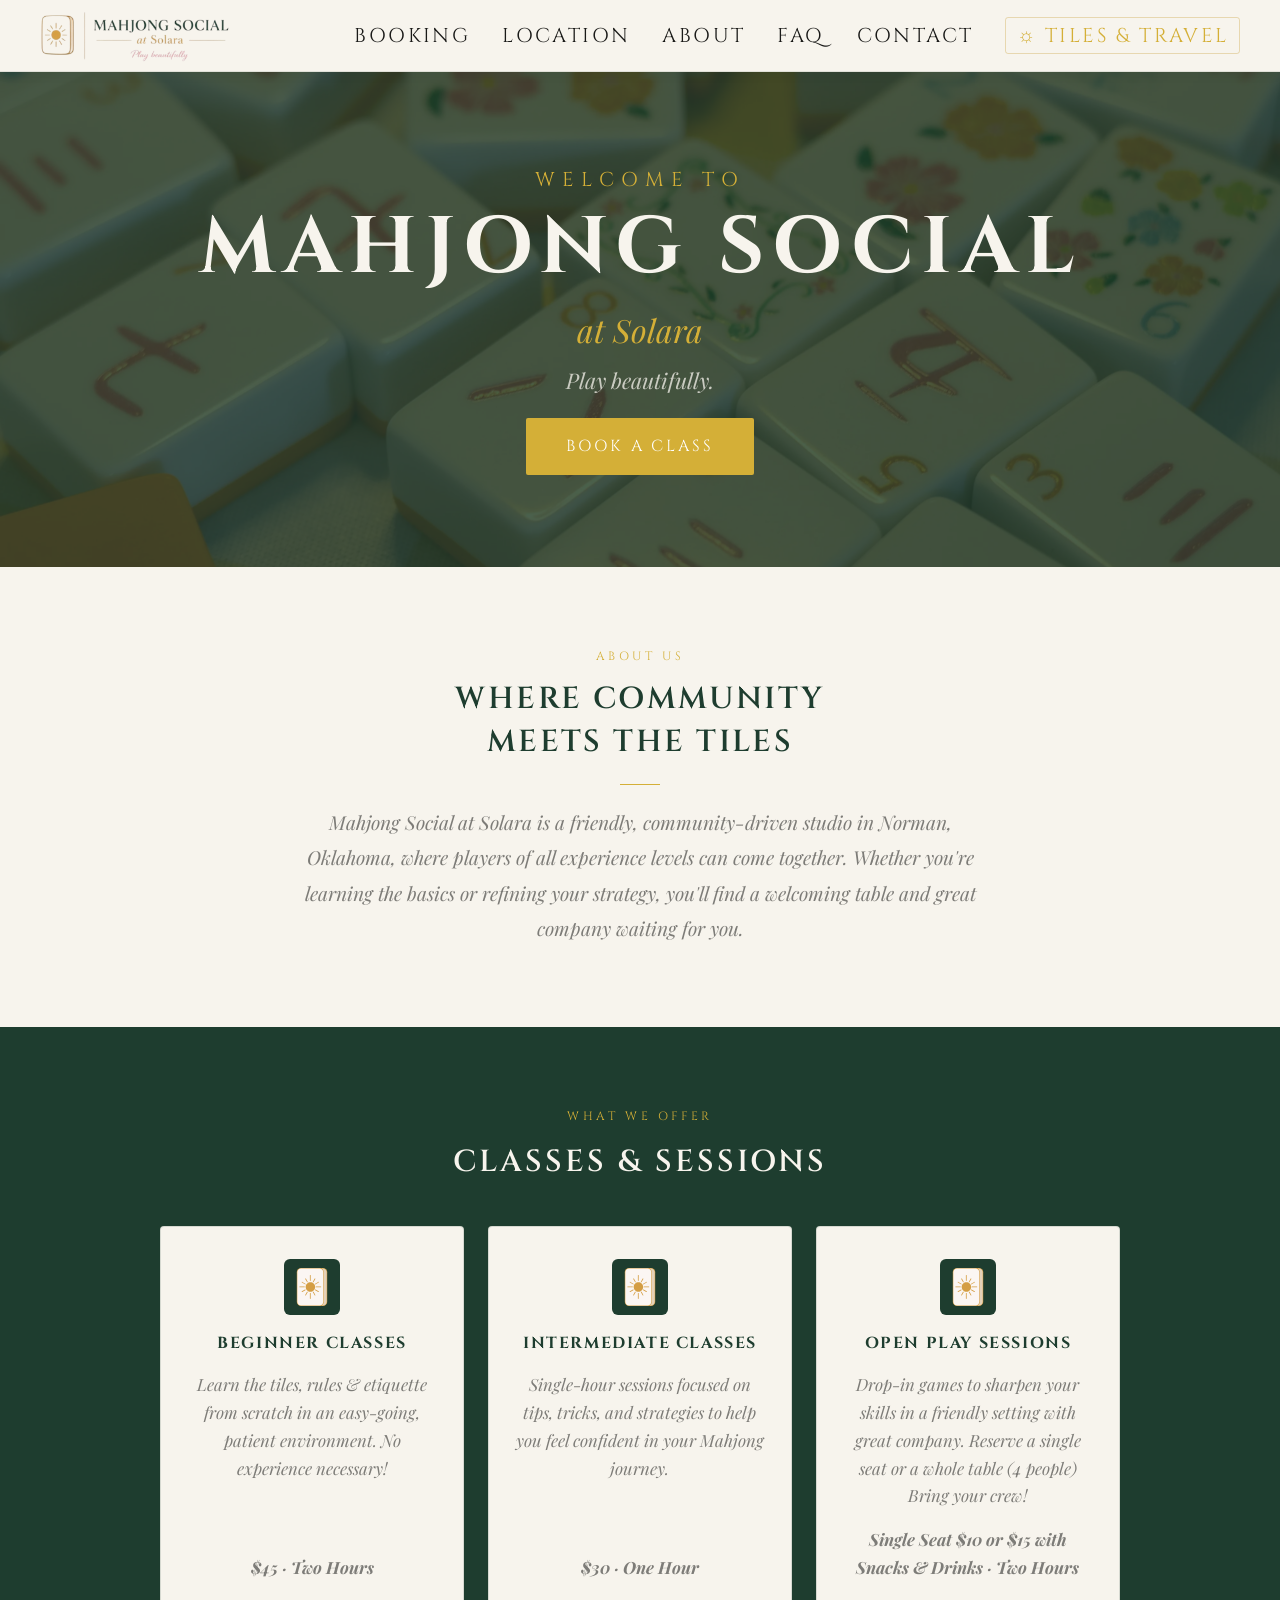
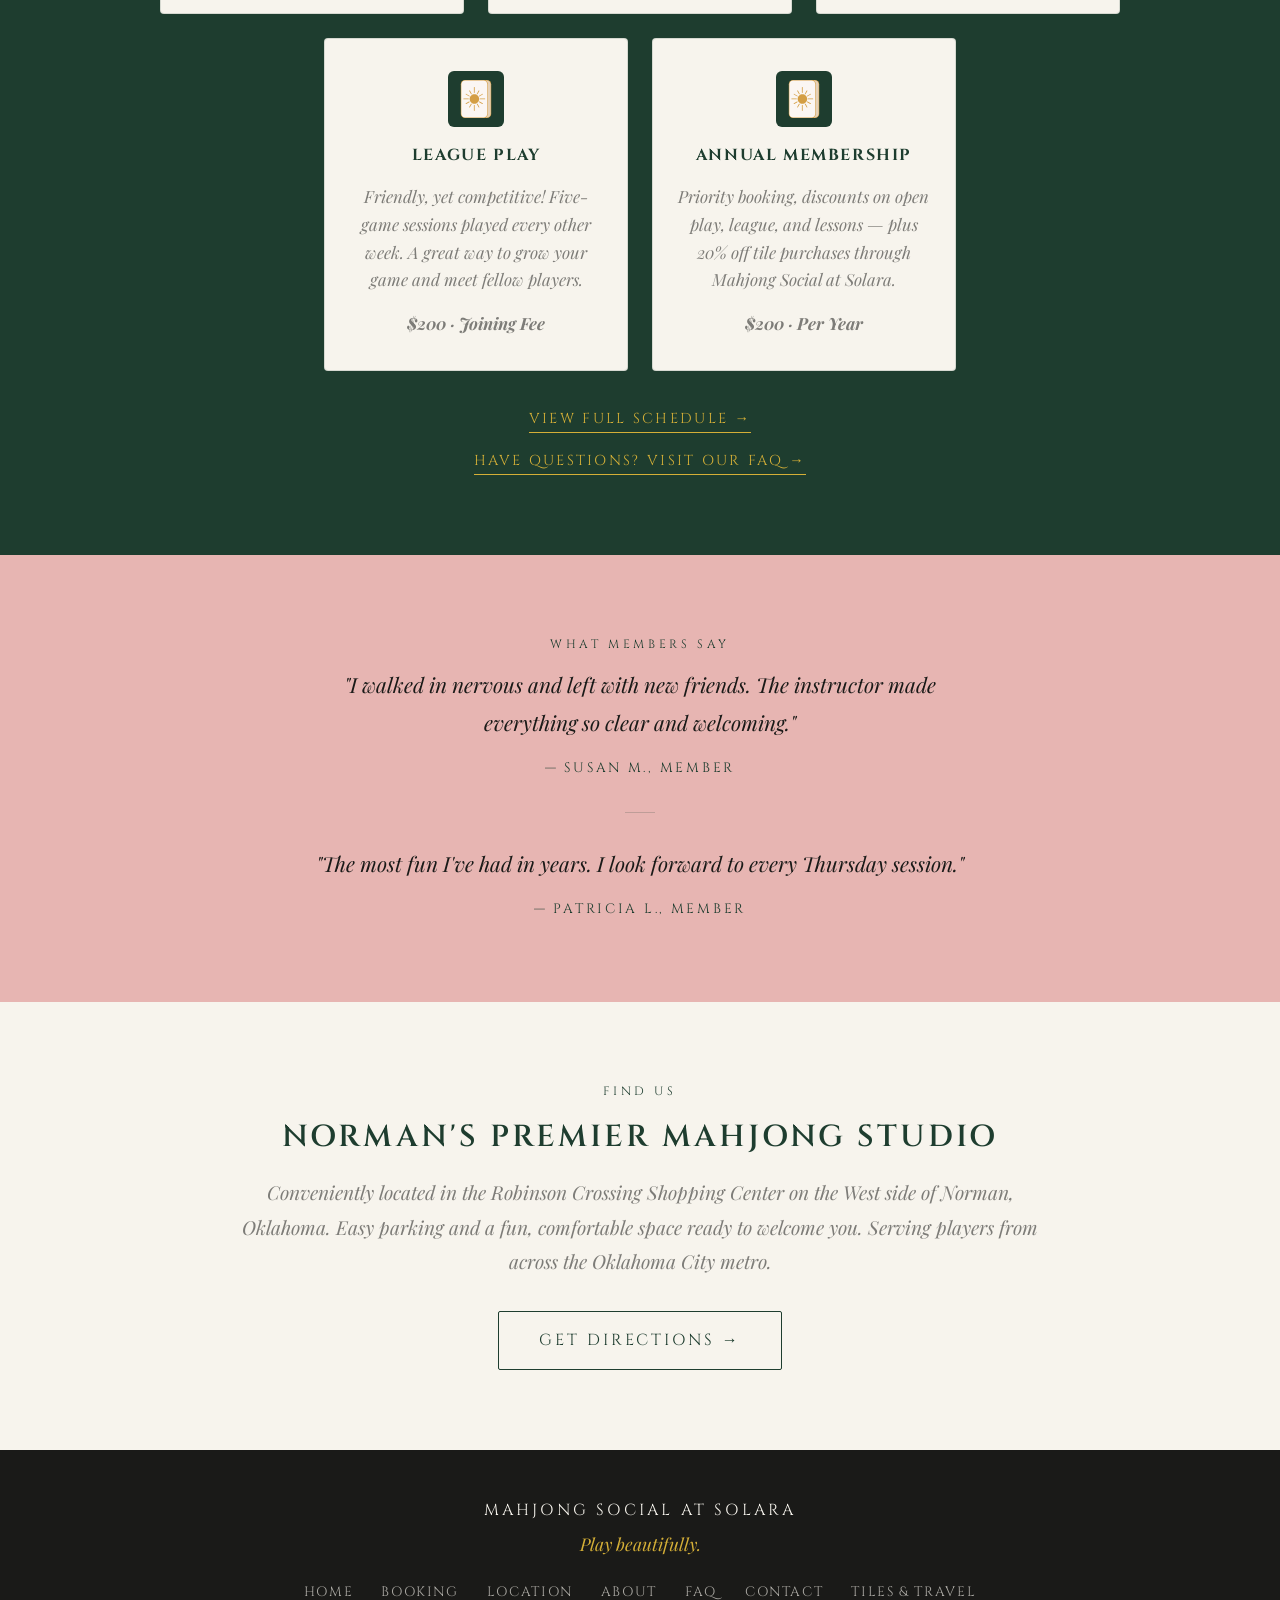
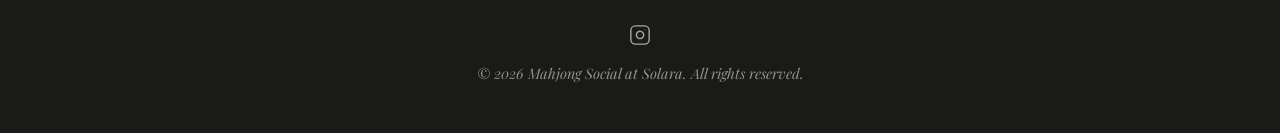
<file: index.html>
<!DOCTYPE html>
<html lang="en">
<head>
  <meta charset="UTF-8">
  <meta name="viewport" content="width=device-width, initial-scale=1.0">
  <link rel="icon" type="image/x-icon" href="/favicon.ico">
  <link rel="icon" type="image/png" sizes="32x32" href="/icons/favicon-32x32.png">
  <link rel="icon" type="image/png" sizes="16x16" href="/icons/favicon-16x16.png">
  <link rel="apple-touch-icon" sizes="180x180" href="/icons/apple-touch-icon.png">
  <link rel="manifest" href="/icons/site.webmanifest">
  <title>Mahjong Classes in Norman, OK | Mahjong Social at Solara</title>
  <meta name="description" content="Mahjong classes for all levels in Norman, OK. Beginner &amp; intermediate classes, open play, league play &amp; private lessons. Book today at Mahjong Social at Solara.">
  <link rel="canonical" href="https://www.mahjongsocialok.com/">
  <meta name="geo.region" content="US-OK">
  <meta name="geo.placename" content="Norman, Oklahoma">
  <meta name="geo.position" content="35.2383;-97.4262">
  <meta name="ICBM" content="35.2383, -97.4262">
  <meta property="og:type" content="website">
  <meta property="og:site_name" content="Mahjong Social at Solara">
  <meta property="og:title" content="Mahjong Classes in Norman, OK | Mahjong Social at Solara">
  <meta property="og:description" content="Mahjong classes for all levels in Norman, OK. Beginner &amp; intermediate classes, open play, league play &amp; private lessons. Book today.">
  <meta property="og:url" content="https://www.mahjongsocialok.com/">
  <meta property="og:image" content="https://www.mahjongsocialok.com/Images/AboutPicture.jpg">
  <meta name="twitter:card" content="summary_large_image">
  <meta name="twitter:title" content="Mahjong Classes in Norman, OK | Mahjong Social at Solara">
  <meta name="twitter:description" content="Mahjong classes for all levels in Norman, OK. Beginner &amp; intermediate classes, open play, league play &amp; private lessons.">
  <meta name="twitter:image" content="https://www.mahjongsocialok.com/Images/AboutPicture.jpg">
  <script type="application/ld+json">
  {
    "@context": "https://schema.org",
    "@type": "LocalBusiness",
    "@id": "https://www.mahjongsocialok.com/#business",
    "name": "Mahjong Social at Solara",
    "description": "Mahjong classes, social sessions, and private lessons in Norman, Oklahoma. Beginner-friendly studio serving Norman and the greater Oklahoma City metro.",
    "url": "https://www.mahjongsocialok.com/",
    "email": "info@mahjongsocialok.com",
    "sameAs": ["https://www.instagram.com/mahjongsocialok"],
    "image": "https://www.mahjongsocialok.com/Images/AboutPicture.jpg",
    "address": {
      "@type": "PostalAddress",
      "streetAddress": "1370 N Interstate Dr, Suite 153",
      "addressLocality": "Norman",
      "addressRegion": "OK",
      "postalCode": "73072",
      "addressCountry": "US"
    },
    "geo": {
      "@type": "GeoCoordinates",
      "latitude": 35.2383,
      "longitude": -97.4262
    },
    "openingHoursSpecification": [
      {
        "@type": "OpeningHoursSpecification",
        "dayOfWeek": "Thursday",
        "opens": "18:00",
        "closes": "21:00"
      },
      {
        "@type": "OpeningHoursSpecification",
        "dayOfWeek": "Saturday",
        "opens": "10:00",
        "closes": "12:30"
      }
    ],
    "hasMap": "https://www.google.com/maps?q=1370+N+Interstate+Dr+Suite+153,+Norman,+OK+73072"
  }
  </script>
  <link rel="preconnect" href="https://fonts.googleapis.com">
  <link rel="preconnect" href="https://fonts.gstatic.com" crossorigin>
  <link rel="preload" href="https://fonts.googleapis.com/css2?family=Cinzel:wght@400;600;700&family=Playfair+Display:ital,wght@1,400;1,600&display=swap" as="style" onload="this.onload=null;this.rel='stylesheet'">
  <noscript><link rel="stylesheet" href="https://fonts.googleapis.com/css2?family=Cinzel:wght@400;600;700&family=Playfair+Display:ital,wght@1,400;1,600&display=swap"></noscript>
  <script src="components/nav.js" defer></script>
  <link rel="preload" as="image" href="/Images/HeroPicture.webp" fetchpriority="high">
  <link rel="stylesheet" href="styles/main.css">
</head>
<body>

  <!-- HERO -->
  <section class="hero">
    <div class="hero__bg"></div>
    <div class="hero__overlay"></div>
    <div class="hero__content">
      <p class="hero__eyebrow">Welcome to</p>
      <h1 class="hero__title">Mahjong Social</h1>
      <p class="hero__location"><em>at Solara</em></p>
      <p class="hero__tagline"><em>Play beautifully.</em></p>
      <a class="btn btn--gold" href="booking.html">Book a Class</a>
    </div>
  </section>

  <!-- ABOUT -->
  <section class="about">
    <div class="about__inner">
      <span class="section-label">About Us</span>
      <h2>Where Community<br>Meets the Tiles</h2>
      <hr class="divider">
      <p>Mahjong Social at Solara is a friendly, community-driven studio in Norman, Oklahoma, where players of all experience levels can come together. Whether you're learning the basics or refining your strategy, you'll find a welcoming table and great company waiting for you.</p>
    </div>
  </section>

  <!-- CLASSES -->
  <section class="classes">
    <div class="classes__inner">
      <div class="classes__header">
        <span class="section-label">What We Offer</span>
        <h2>Classes &amp; Sessions</h2>
      </div>
      <div class="class-cards">
        <div class="class-card">
          <div class="class-card__icon">
            <img src="Images/piece.svg" alt="" aria-hidden="true">
          </div>
          <h3>Beginner Classes</h3>
          <p>Learn the tiles, rules &amp; etiquette from scratch in an easy-going, patient environment. No experience necessary!</p>
          <p class="class-card__price">$45 &middot; Two Hours</p>
        </div>
        <div class="class-card">
          <div class="class-card__icon">
            <img src="Images/piece.svg" alt="" aria-hidden="true">
          </div>
          <h3>Intermediate Classes</h3>
          <p>Single-hour sessions focused on tips, tricks, and strategies to help you feel confident in your Mahjong journey.</p>
          <p class="class-card__price">$30 &middot; One Hour</p>
        </div>
        <div class="class-card">
          <div class="class-card__icon">
            <img src="Images/piece.svg" alt="" aria-hidden="true">
          </div>
          <h3>Open Play Sessions</h3>
          <p>Drop-in games to sharpen your skills in a friendly setting with great company. Reserve a single seat or a whole table (4 people) Bring your crew!</p>
          <p class="class-card__price">Single Seat $10 or $15 with Snacks &amp; Drinks &middot; Two Hours</p>
        </div>
        <div class="class-card">
          <div class="class-card__icon">
            <img src="Images/piece.svg" alt="" aria-hidden="true">
          </div>
          <h3>League Play</h3>
          <p>Friendly, yet competitive! Five-game sessions played every other week. A great way to grow your game and meet fellow players.</p>
          <p class="class-card__price">$200 &middot; Joining Fee</p>
        </div>
        <div class="class-card">
          <div class="class-card__icon">
            <img src="Images/piece.svg" alt="" aria-hidden="true">
          </div>
          <h3>Annual Membership</h3>
          <p>Priority booking, discounts on open play, league, and lessons — plus 20% off tile purchases through Mahjong Social at Solara.</p>
          <p class="class-card__price">$200 &middot; Per Year</p>
        </div>
      </div>
      <div class="classes__cta">
        <a href="booking.html">View Full Schedule &rarr;</a>
        <a href="faq.html">Have questions? Visit our FAQ &rarr;</a>
      </div>
    </div>
  </section>

  <!-- TESTIMONIALS -->
  <section class="testimonials">
    <div class="testimonials__inner">
      <span class="section-label">What Members Say</span>
      <blockquote class="quote">
        <p>"I walked in nervous and left with new friends. The instructor made everything so clear and welcoming."</p>
        <cite>— Susan M., Member</cite>
      </blockquote>
      <hr class="quote-divider">
      <blockquote class="quote">
        <p>"The most fun I've had in years. I look forward to every Thursday session."</p>
        <cite>— Patricia L., Member</cite>
      </blockquote>
    </div>
  </section>

  <!-- LOCATION TEASER -->
  <section class="location-teaser">
    <div class="location-teaser__inner">
      <span class="section-label">Find Us</span>
      <h2>Norman's Premier Mahjong Studio</h2>
      <p>Conveniently located in the Robinson Crossing Shopping Center on the West side of Norman, Oklahoma. Easy parking and a fun, comfortable space ready to welcome you. Serving players from across the Oklahoma City metro.</p>
      <a class="btn btn--outline-green" href="location.html">Get Directions &rarr;</a>
    </div>
  </section>

  <!-- FOOTER -->
  <script src="components/mobile-menu.js" defer></script>
  <script src="components/footer.js" defer></script>

</body>
</html>
</file>
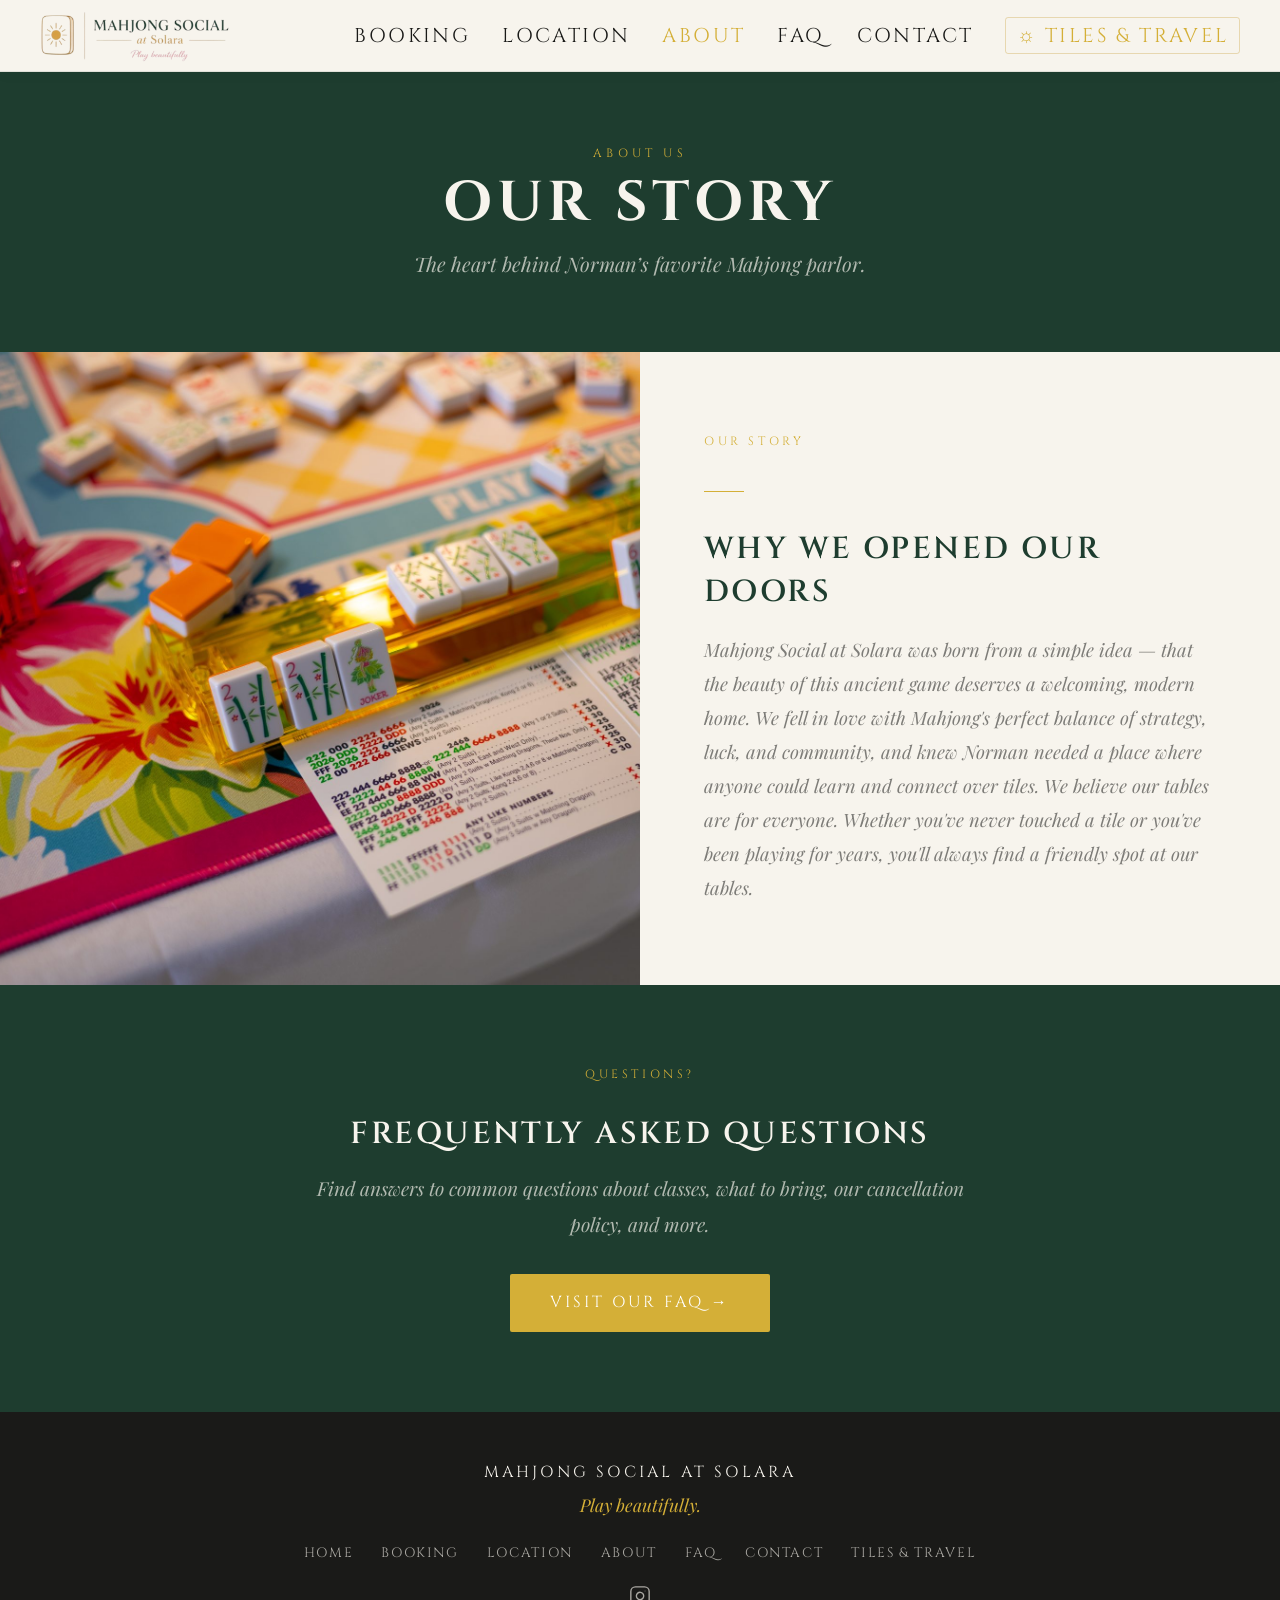
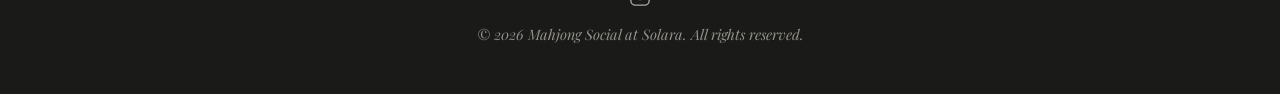
<file: about.html>
<!DOCTYPE html>
<html lang="en">
<head>
  <meta charset="UTF-8">
  <meta name="viewport" content="width=device-width, initial-scale=1.0">
  <link rel="icon" type="image/x-icon" href="/favicon.ico">
  <link rel="icon" type="image/png" sizes="32x32" href="/icons/favicon-32x32.png">
  <link rel="icon" type="image/png" sizes="16x16" href="/icons/favicon-16x16.png">
  <link rel="apple-touch-icon" sizes="180x180" href="/icons/apple-touch-icon.png">
  <link rel="manifest" href="/icons/site.webmanifest">
  <title>About Us | Mahjong Social at Solara — Norman, OK</title>
  <meta name="description" content="Meet Mahjong Social at Solara — Norman's welcoming mahjong studio. Learn our story and find your place at the table.">
  <link rel="canonical" href="https://www.mahjongsocialok.com/about.html">
  <meta name="geo.region" content="US-OK">
  <meta name="geo.placename" content="Norman, Oklahoma">
  <meta property="og:type" content="website">
  <meta property="og:site_name" content="Mahjong Social at Solara">
  <meta property="og:title" content="About Us | Mahjong Social at Solara — Norman, OK">
  <meta property="og:description" content="Meet Mahjong Social at Solara — Norman's welcoming mahjong studio. Learn our story and find your place at the table.">
  <meta property="og:url" content="https://www.mahjongsocialok.com/about.html">
  <meta property="og:image" content="https://www.mahjongsocialok.com/Images/AboutPicture.jpg">
  <meta name="twitter:card" content="summary_large_image">
  <meta name="twitter:title" content="About Us | Mahjong Social at Solara — Norman, OK">
  <meta name="twitter:description" content="Meet Mahjong Social at Solara — Norman's welcoming mahjong studio. Find your place at the table.">
  <meta name="twitter:image" content="https://www.mahjongsocialok.com/Images/AboutPicture.jpg">
  <script type="application/ld+json">
  {
    "@context": "https://schema.org",
    "@type": "AboutPage",
    "name": "About Mahjong Social at Solara",
    "url": "https://www.mahjongsocialok.com/about.html",
    "description": "Learn the story behind Mahjong Social at Solara — Norman's welcoming mahjong studio."
  }
  </script>
  <link rel="preconnect" href="https://fonts.googleapis.com">
  <link rel="preconnect" href="https://fonts.gstatic.com" crossorigin>
  <link rel="preload" href="https://fonts.googleapis.com/css2?family=Cinzel:wght@400;600;700&family=Playfair+Display:ital,wght@1,400;1,600&display=swap" as="style" onload="this.onload=null;this.rel='stylesheet'">
  <noscript><link rel="stylesheet" href="https://fonts.googleapis.com/css2?family=Cinzel:wght@400;600;700&family=Playfair+Display:ital,wght@1,400;1,600&display=swap"></noscript>
  <script src="components/nav.js" defer></script>
  <link rel="stylesheet" href="styles/main.css">
</head>
<body>

  <!-- PAGE HEADER -->
  <header class="page-header">
    <span class="page-header__eyebrow">About Us</span>
    <h1>Our Story</h1>
    <p class="page-header__sub">The heart behind Norman&rsquo;s favorite Mahjong parlor.</p>
  </header>

  <!-- STORY SECTION -->
  <section class="about-story">
    <div class="about-story__image">
      <img src="Images/AboutPicture.jpg" alt="Mahjong tiles being played at Mahjong Social at Solara">
    </div>
    <div class="about-story__content">
      <span class="section-label">Our Story</span>
      <hr class="divider">
      <h2>Why We Opened Our Doors</h2>
      <p>Mahjong Social at Solara was born from a simple idea — that the beauty of this ancient game deserves a welcoming, modern home. We fell in love with Mahjong's perfect balance of strategy, luck, and community, and knew Norman needed a place where anyone could learn and connect over tiles. We believe our tables are for everyone. Whether you've never touched a tile or you've been playing for years, you'll always find a friendly spot at our tables.</p>
    </div>
  </section>

  <!-- FAQ LINK -->
  <section class="about-faq-cta">
    <div class="about-faq-cta__inner">
      <span class="section-label">Questions?</span>
      <h2>Frequently Asked Questions</h2>
      <p>Find answers to common questions about classes, what to bring, our cancellation policy, and more.</p>
      <a class="btn btn--gold" href="faq.html">Visit our FAQ &rarr;</a>
    </div>
  </section>

  <!-- FOOTER -->
  <script src="components/mobile-menu.js" defer></script>
  <script src="components/footer.js" defer></script>

</body>
</html>
</file>
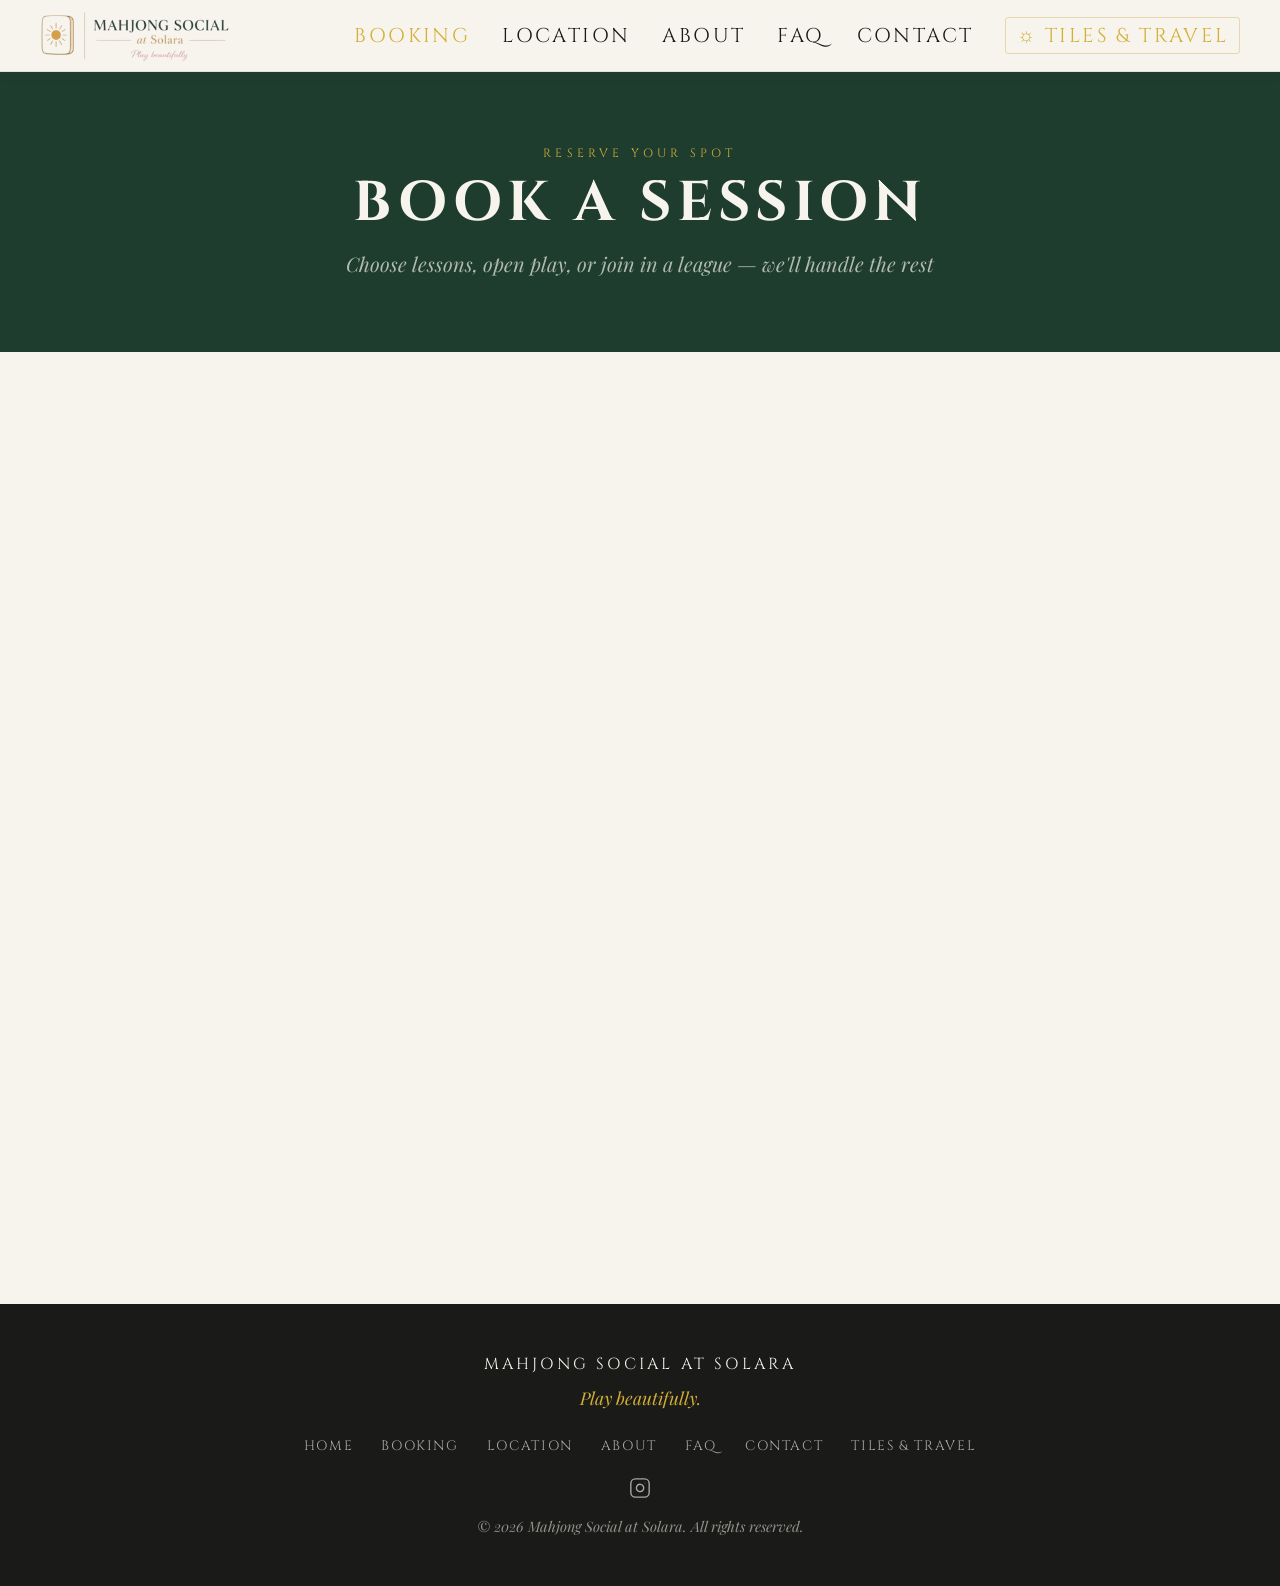
<file: booking.html>
<!DOCTYPE html>
<html lang="en">
<head>
  <meta charset="UTF-8">
  <meta name="viewport" content="width=device-width, initial-scale=1.0">
  <link rel="icon" type="image/x-icon" href="/favicon.ico">
  <link rel="icon" type="image/png" sizes="32x32" href="/icons/favicon-32x32.png">
  <link rel="icon" type="image/png" sizes="16x16" href="/icons/favicon-16x16.png">
  <link rel="apple-touch-icon" sizes="180x180" href="/icons/apple-touch-icon.png">
  <link rel="manifest" href="/icons/site.webmanifest">
  <title>Book a Mahjong Class | Mahjong Social at Solara — Norman, OK</title>
  <meta name="description" content="Book mahjong lessons, open play, or league play in Norman, OK. All levels welcome at Mahjong Social at Solara.">
  <link rel="canonical" href="https://www.mahjongsocialok.com/booking.html">
  <meta name="geo.region" content="US-OK">
  <meta name="geo.placename" content="Norman, Oklahoma">
  <meta property="og:type" content="website">
  <meta property="og:site_name" content="Mahjong Social at Solara">
  <meta property="og:title" content="Book a Mahjong Class | Mahjong Social at Solara — Norman, OK">
  <meta property="og:description" content="Book mahjong lessons, open play, or league play in Norman, OK. All levels welcome.">
  <meta property="og:url" content="https://www.mahjongsocialok.com/booking.html">
  <meta property="og:image" content="https://www.mahjongsocialok.com/Images/AboutPicture.jpg">
  <meta name="twitter:card" content="summary_large_image">
  <meta name="twitter:title" content="Book a Mahjong Class | Mahjong Social at Solara — Norman, OK">
  <meta name="twitter:description" content="Book mahjong lessons, open play, or league play in Norman, OK. All levels welcome.">
  <meta name="twitter:image" content="https://www.mahjongsocialok.com/Images/AboutPicture.jpg">
  <link rel="preconnect" href="https://fonts.googleapis.com">
  <link rel="preconnect" href="https://fonts.gstatic.com" crossorigin>
  <link rel="preload" href="https://fonts.googleapis.com/css2?family=Cinzel:wght@400;600;700&family=Playfair+Display:ital,wght@1,400;1,600&display=swap" as="style" onload="this.onload=null;this.rel='stylesheet'">
  <noscript><link rel="stylesheet" href="https://fonts.googleapis.com/css2?family=Cinzel:wght@400;600;700&family=Playfair+Display:ital,wght@1,400;1,600&display=swap"></noscript>
  <script src="components/nav.js" defer></script>
  <link rel="stylesheet" href="styles/main.css">
</head>
<body>

  <!-- PAGE HEADER -->
  <header class="page-header">
    <span class="page-header__eyebrow">Reserve Your Spot</span>
    <h1>Book a Session</h1>
    <p class="page-header__sub">Choose lessons, open play, or join in a league&nbsp;&mdash;&nbsp;we'll handle the rest</p>
  </header>

  <!-- BOOKING SECTION -->
  <section class="booking-section">
    <iframe src="https://app.acuityscheduling.com/schedule.php?owner=39215447&ref=embedded_csp" title="Book a session at Mahjong Social at Solara" width="100%" height="800" frameBorder="0" allow="payment"></iframe>
    <script src="https://embed.acuityscheduling.com/js/embed.js" type="text/javascript"></script>
  </section>

  <!-- FOOTER -->
  <script src="components/mobile-menu.js" defer></script>
  <script src="components/footer.js" defer></script>

</body>
</html>
</file>
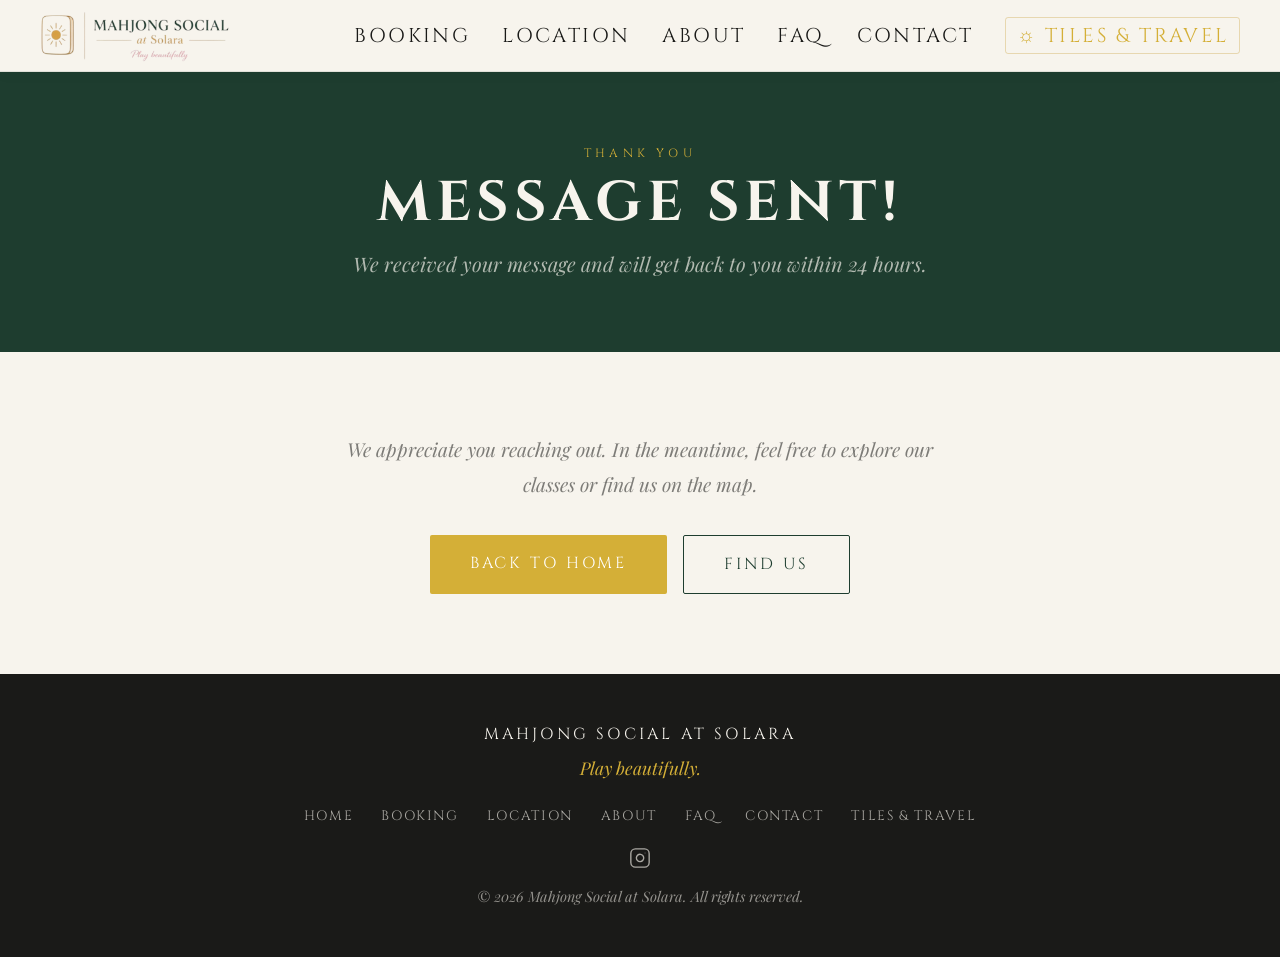
<file: contact-thanks.html>
<!DOCTYPE html>
<html lang="en">
<head>
  <meta charset="UTF-8">
  <meta name="viewport" content="width=device-width, initial-scale=1.0">
  <link rel="icon" type="image/x-icon" href="/favicon.ico">
  <link rel="icon" type="image/png" sizes="32x32" href="/icons/favicon-32x32.png">
  <link rel="icon" type="image/png" sizes="16x16" href="/icons/favicon-16x16.png">
  <link rel="apple-touch-icon" sizes="180x180" href="/icons/apple-touch-icon.png">
  <link rel="manifest" href="/icons/site.webmanifest">
  <title>Message Sent — Mahjong Social at Solara</title>
  <meta name="description" content="Thank you for reaching out to Mahjong Social at Solara. We'll be in touch within 24 hours.">
  <meta name="robots" content="noindex, nofollow">
  <link rel="preconnect" href="https://fonts.googleapis.com">
  <link rel="preconnect" href="https://fonts.gstatic.com" crossorigin>
  <link rel="preload" href="https://fonts.googleapis.com/css2?family=Cinzel:wght@400;600;700&family=Playfair+Display:ital,wght@1,400;1,600&display=swap" as="style" onload="this.onload=null;this.rel='stylesheet'">
  <noscript><link rel="stylesheet" href="https://fonts.googleapis.com/css2?family=Cinzel:wght@400;600;700&family=Playfair+Display:ital,wght@1,400;1,600&display=swap"></noscript>
  <script src="components/nav.js" defer></script>
  <link rel="stylesheet" href="styles/main.css">
</head>
<body>

  <!-- PAGE HEADER -->
  <header class="page-header">
    <span class="page-header__eyebrow">Thank You</span>
    <h1>Message Sent!</h1>
    <p class="page-header__sub">We received your message and will get back to you within 24 hours.</p>
  </header>

  <!-- THANK YOU SECTION -->
  <section class="contact">
    <div class="contact__inner contact__thanks">
      <p class="contact__thanks-text">We appreciate you reaching out. In the meantime, feel free to explore our classes or find us on the map.</p>
      <div class="contact__thanks-actions">
        <a href="index.html" class="btn btn--gold">Back to Home</a>
        <a href="location.html" class="btn btn--outline-green">Find Us</a>
      </div>
    </div>
  </section>

  <!-- FOOTER -->
  <script src="components/mobile-menu.js" defer></script>
  <script src="components/footer.js" defer></script>

</body>
</html>
</file>
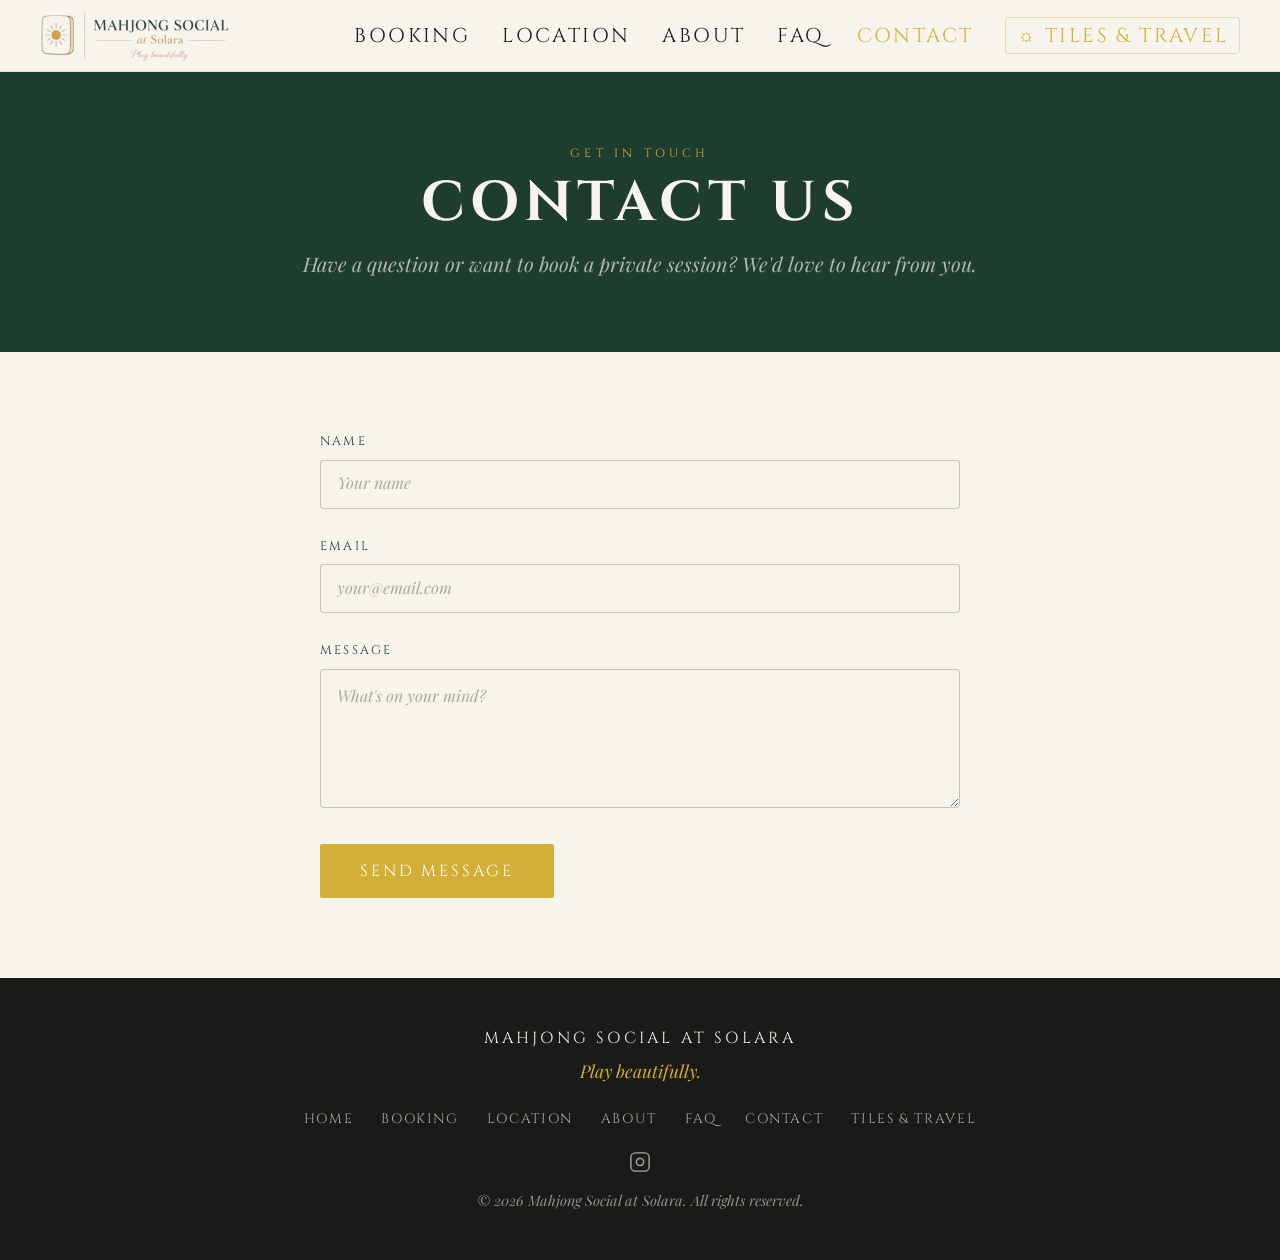
<file: contact.html>
<!DOCTYPE html>
<html lang="en">
<head>
  <meta charset="UTF-8">
  <meta name="viewport" content="width=device-width, initial-scale=1.0">
  <link rel="icon" type="image/x-icon" href="/favicon.ico">
  <link rel="icon" type="image/png" sizes="32x32" href="/icons/favicon-32x32.png">
  <link rel="icon" type="image/png" sizes="16x16" href="/icons/favicon-16x16.png">
  <link rel="apple-touch-icon" sizes="180x180" href="/icons/apple-touch-icon.png">
  <link rel="manifest" href="/icons/site.webmanifest">
  <title>Contact Us | Mahjong Social at Solara — Norman, Oklahoma</title>
  <meta name="description" content="Have questions about mahjong classes or events in Norman, OK? Contact Mahjong Social at Solara — we'd love to help you get started.">
  <link rel="canonical" href="https://www.mahjongsocialok.com/contact.html">
  <meta name="geo.region" content="US-OK">
  <meta name="geo.placename" content="Norman, Oklahoma">
  <meta property="og:type" content="website">
  <meta property="og:site_name" content="Mahjong Social at Solara">
  <meta property="og:title" content="Contact Us | Mahjong Social at Solara — Norman, Oklahoma">
  <meta property="og:description" content="Have questions about mahjong classes or events in Norman, OK? Contact Mahjong Social at Solara — we'd love to help.">
  <meta property="og:url" content="https://www.mahjongsocialok.com/contact.html">
  <meta property="og:image" content="https://www.mahjongsocialok.com/Images/AboutPicture.jpg">
  <meta name="twitter:card" content="summary_large_image">
  <meta name="twitter:title" content="Contact Us | Mahjong Social at Solara — Norman, Oklahoma">
  <meta name="twitter:description" content="Have questions about mahjong classes or events in Norman, OK? Contact Mahjong Social at Solara.">
  <meta name="twitter:image" content="https://www.mahjongsocialok.com/Images/AboutPicture.jpg">
  <link rel="preconnect" href="https://fonts.googleapis.com">
  <link rel="preconnect" href="https://fonts.gstatic.com" crossorigin>
  <link rel="preload" href="https://fonts.googleapis.com/css2?family=Cinzel:wght@400;600;700&family=Playfair+Display:ital,wght@1,400;1,600&display=swap" as="style" onload="this.onload=null;this.rel='stylesheet'">
  <noscript><link rel="stylesheet" href="https://fonts.googleapis.com/css2?family=Cinzel:wght@400;600;700&family=Playfair+Display:ital,wght@1,400;1,600&display=swap"></noscript>
  <script src="components/nav.js" defer></script>
  <link rel="stylesheet" href="styles/main.css">
</head>
<body>

  <!-- PAGE HEADER -->
  <header class="page-header">
    <span class="page-header__eyebrow">Get In Touch</span>
    <h1>Contact Us</h1>
    <p class="page-header__sub">Have a question or want to book a private session? We'd love to hear from you.</p>
  </header>

  <!-- CONTACT FORM SECTION -->
  <section class="contact">
    <div class="contact__inner">
      <form class="contact-form" action="https://api.web3forms.com/submit" method="POST">
        <input type="hidden" name="access_key" value="90a331ab-8699-4917-b7d0-d5abfcab064c">

        <div class="form-group">
          <label for="name">Name</label>
          <input type="text" id="name" name="name" required placeholder="Your name">
        </div>

        <div class="form-group">
          <label for="email">Email</label>
          <input type="email" id="email" name="email" required placeholder="your@email.com">
        </div>

        <div class="form-group">
          <label for="message">Message</label>
          <textarea id="message" name="message" rows="6" required placeholder="What's on your mind?"></textarea>
        </div>

        <input type="hidden" name="redirect" value="https://www.mahjongsocialok.com/contact-thanks.html">

        <p class="contact-form__error" role="alert" hidden></p>
        <button type="submit" class="btn btn--gold">Send Message</button>
      </form>
      <script>
        // Submit in the background so failures show inline; without JS the form still posts and redirects.
        (function () {
          var form = document.querySelector('.contact-form');
          var error = form.querySelector('.contact-form__error');
          var btn = form.querySelector('button[type="submit"]');
          form.addEventListener('submit', function (e) {
            e.preventDefault();
            error.hidden = true;
            btn.disabled = true;
            btn.textContent = 'Sending…';
            fetch(form.action, { method: 'POST', body: new FormData(form), headers: { Accept: 'application/json' } })
              .then(function (res) { return res.json(); })
              .then(function (data) {
                if (!data.success) throw new Error();
                window.location.href = 'contact-thanks.html';
              })
              .catch(function () {
                error.textContent = "Sorry, your message didn't go through. Please try again, or email us at info@mahjongsocialok.com.";
                error.hidden = false;
                btn.disabled = false;
                btn.textContent = 'Send Message';
              });
          });
        })();
      </script>
    </div>
  </section>

  <!-- FOOTER -->
  <script src="components/mobile-menu.js" defer></script>
  <script src="components/footer.js" defer></script>

</body>
</html>
</file>
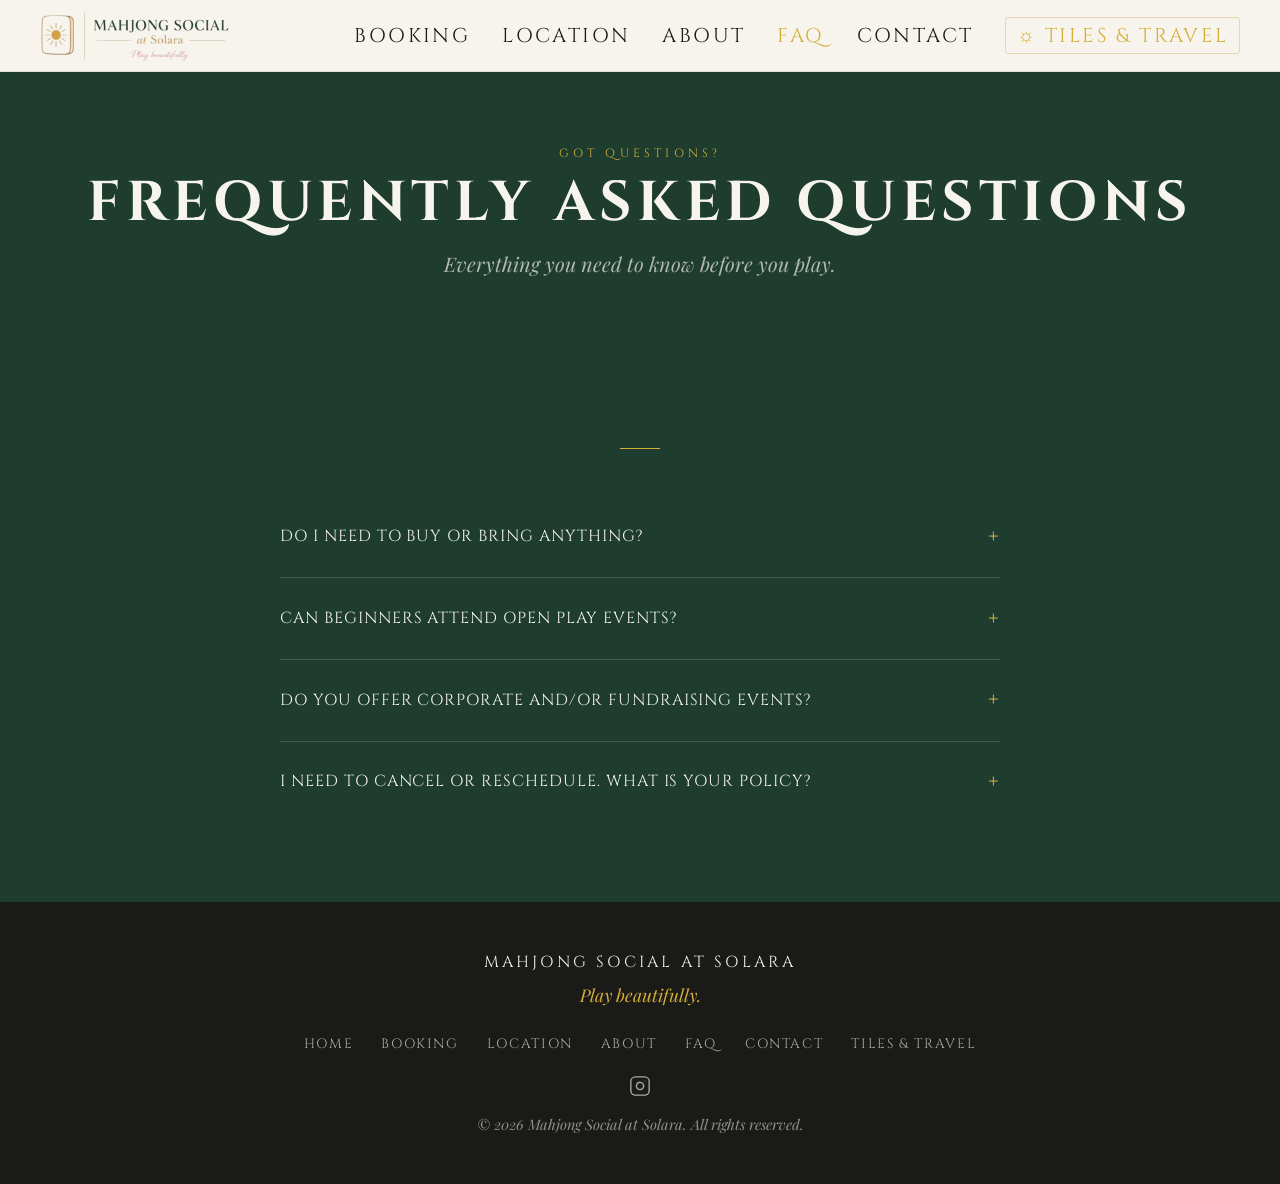
<file: faq.html>
<!DOCTYPE html>
<html lang="en">
<head>
  <meta charset="UTF-8">
  <meta name="viewport" content="width=device-width, initial-scale=1.0">
  <link rel="icon" type="image/x-icon" href="/favicon.ico">
  <link rel="icon" type="image/png" sizes="32x32" href="/icons/favicon-32x32.png">
  <link rel="icon" type="image/png" sizes="16x16" href="/icons/favicon-16x16.png">
  <link rel="apple-touch-icon" sizes="180x180" href="/icons/apple-touch-icon.png">
  <link rel="manifest" href="/icons/site.webmanifest">
  <title>FAQ | Mahjong Social at Solara — Norman, OK</title>
  <meta name="description" content="Answers to common questions about mahjong classes, what to bring, open play, cancellations, and more at Mahjong Social at Solara in Norman, OK.">
  <link rel="canonical" href="https://www.mahjongsocialok.com/faq.html">
  <meta name="geo.region" content="US-OK">
  <meta name="geo.placename" content="Norman, Oklahoma">
  <meta property="og:type" content="website">
  <meta property="og:site_name" content="Mahjong Social at Solara">
  <meta property="og:title" content="FAQ | Mahjong Social at Solara — Norman, OK">
  <meta property="og:description" content="Answers to common questions about mahjong classes, open play, cancellations, and more.">
  <meta property="og:url" content="https://www.mahjongsocialok.com/faq.html">
  <meta property="og:image" content="https://www.mahjongsocialok.com/Images/AboutPicture.jpg">
  <meta name="twitter:card" content="summary_large_image">
  <meta name="twitter:title" content="FAQ | Mahjong Social at Solara — Norman, OK">
  <meta name="twitter:description" content="Answers to common questions about mahjong classes, open play, cancellations, and more.">
  <meta name="twitter:image" content="https://www.mahjongsocialok.com/Images/AboutPicture.jpg">
  <script type="application/ld+json">
  {
    "@context": "https://schema.org",
    "@type": "FAQPage",
    "mainEntity": [
      {
        "@type": "Question",
        "name": "Do I need to buy or bring anything?",
        "acceptedAnswer": {
          "@type": "Answer",
          "text": "Yes — you will need to bring a National Mah Jongg League 2026 Rules and Hands card ($14 on the NMJL website). We provide everything else. Just bring yourself and your card!"
        }
      },
      {
        "@type": "Question",
        "name": "Can beginners attend open play events?",
        "acceptedAnswer": {
          "@type": "Answer",
          "text": "Yes! You do not need much experience to attend open play, but please make sure you've had at least one beginner class and have a basic understanding of the game. We place beginners together and there is always a coach to help when needed."
        }
      },
      {
        "@type": "Question",
        "name": "Do you offer Corporate and/or Fundraising events?",
        "acceptedAnswer": {
          "@type": "Answer",
          "text": "Yes! Corporate mahjong events make for a fantastic team-building activity. Fundraising events are a great way to support your community. Reach out through our contact page to discuss packages, group size, and availability."
        }
      },
      {
        "@type": "Question",
        "name": "What is your cancellation policy?",
        "acceptedAnswer": {
          "@type": "Answer",
          "text": "Please contact us at least 24 hours before your scheduled session for a reschedule or refund. Late cancellations may be subject to a fee or loss of open play payment. If you can find someone to take your place, we can transfer your spot to them — always reach out and we'll do our best to work with you."
        }
      }
    ]
  }
  </script>
  <link rel="preconnect" href="https://fonts.googleapis.com">
  <link rel="preconnect" href="https://fonts.gstatic.com" crossorigin>
  <link rel="preload" href="https://fonts.googleapis.com/css2?family=Cinzel:wght@400;600;700&family=Playfair+Display:ital,wght@1,400;1,600&display=swap" as="style" onload="this.onload=null;this.rel='stylesheet'">
  <noscript><link rel="stylesheet" href="https://fonts.googleapis.com/css2?family=Cinzel:wght@400;600;700&family=Playfair+Display:ital,wght@1,400;1,600&display=swap"></noscript>
  <script src="components/nav.js" defer></script>
  <link rel="stylesheet" href="styles/main.css">
</head>
<body>

  <!-- PAGE HEADER -->
  <header class="page-header">
    <span class="page-header__eyebrow">Got Questions?</span>
    <h1>Frequently Asked Questions</h1>
    <p class="page-header__sub">Everything you need to know before you play.</p>
  </header>

  <!-- FAQ SECTION -->
  <section class="about-faq">
    <div class="about-faq__header">
      <hr class="divider divider--faq">
    </div>

    <div class="about-faq__list">

      <details class="about-faq__item">
        <summary>Do I need to buy or bring anything?</summary>
        <div class="faq-body"><div class="faq-body-inner">
          <p>Yes &mdash; you will need to bring a <strong>National Mah Jongg League 2026 Rules and Hands card</strong>. Cards are $14 on the official NMJL website: <a class="link--gold" href="https://nationalmahjonggleague.org/store.aspx#" target="_blank" rel="noopener noreferrer">nationalmahjonggleague.org/store.aspx</a>.</p>
          <p>We provide everything else you need to play. Just bring yourself and your card, and we'll take care of the rest!</p>
        </div></div>
      </details>
      <hr class="about-faq__divider">

      <details class="about-faq__item">
        <summary>Can beginners attend open play events?</summary>
        <div class="faq-body"><div class="faq-body-inner">
          <p>Yes! You do not need much experience to attend open play, but please make sure you've had at least one beginner class and have a basic understanding of the game. We place beginners together and there is always a coach to help when needed. It's a wonderful way to learn in a relaxed setting.</p>
        </div></div>
      </details>
      <hr class="about-faq__divider">

      <details class="about-faq__item">
        <summary>Do you offer Corporate and/or Fundraising events?</summary>
        <div class="faq-body"><div class="faq-body-inner">
          <p>Yes! Corporate mahjong events make for a fantastic and memorable team-building activity. Fundraising events are a great way to raise funds for our community, and we would love to help you do that. <a href="contact.html">Reach out</a> to discuss packages, group size, and availability.</p>
        </div></div>
      </details>
      <hr class="about-faq__divider">

      <details class="about-faq__item">
        <summary>I need to cancel or reschedule. What is your policy?</summary>
        <div class="faq-body"><div class="faq-body-inner">
          <p>Please <a href="contact.html">contact us</a> at least 24 hours before your scheduled session for a reschedule or refund. Late cancellations may be subject to a fee or loss of open play payment. If you can find someone to take your place, we can transfer your spot to them &mdash; always reach out and we'll do our best to work with you.</p>
        </div></div>
      </details>

    </div>
  </section>

  <script>
    document.querySelectorAll('.about-faq__item').forEach(function (details) {
      details.querySelector('summary').addEventListener('click', function (e) {
        e.preventDefault();
        if (details.open) {
          details.classList.remove('faq-opening');
          details.classList.add('faq-closing');
          setTimeout(function () {
            details.open = false;
            details.classList.remove('faq-closing');
          }, 350);
        } else {
          details.open = true;
          requestAnimationFrame(function () {
            details.classList.add('faq-opening');
          });
        }
      });
    });
  </script>

  <script src="components/mobile-menu.js" defer></script>
  <script src="components/footer.js" defer></script>

</body>
</html>
</file>
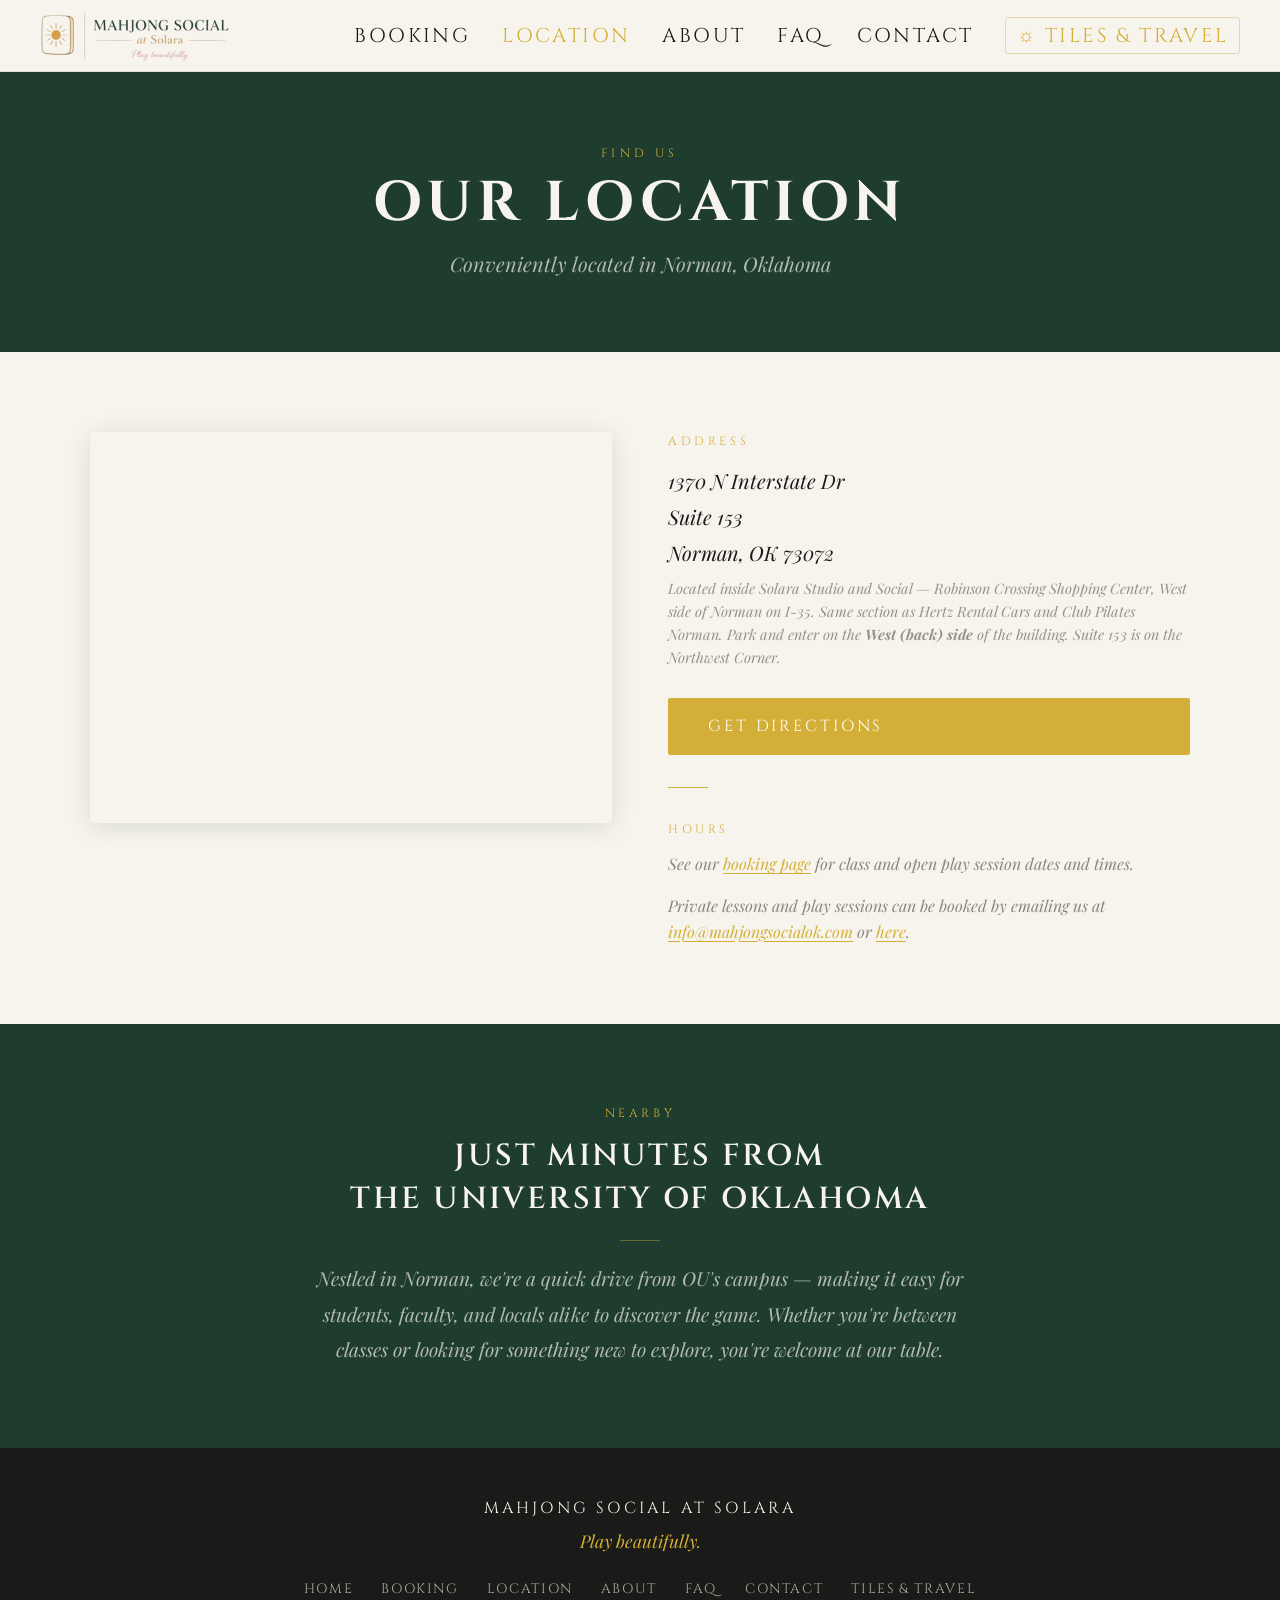
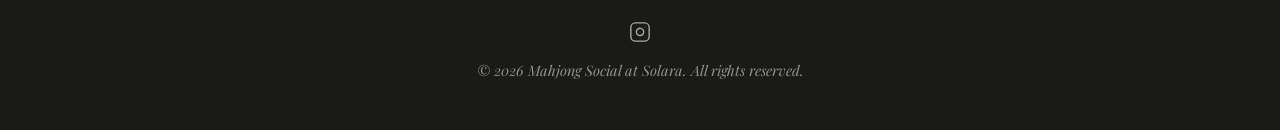
<file: location.html>
<!DOCTYPE html>
<html lang="en">
<head>
  <meta charset="UTF-8">
  <meta name="viewport" content="width=device-width, initial-scale=1.0">
  <link rel="icon" type="image/x-icon" href="/favicon.ico">
  <link rel="icon" type="image/png" sizes="32x32" href="/icons/favicon-32x32.png">
  <link rel="icon" type="image/png" sizes="16x16" href="/icons/favicon-16x16.png">
  <link rel="apple-touch-icon" sizes="180x180" href="/icons/apple-touch-icon.png">
  <link rel="manifest" href="/icons/site.webmanifest">
  <title>Location &amp; Hours | Mahjong Social at Solara — Norman, OK</title>
  <meta name="description" content="Find us at 1370 N Interstate Dr Suite 153, Norman, OK — inside Solara Studio at Robinson Crossing. Parking on the west side, minutes from OU.">
  <link rel="canonical" href="https://www.mahjongsocialok.com/location.html">
  <meta name="geo.region" content="US-OK">
  <meta name="geo.placename" content="Norman, Oklahoma">
  <meta name="geo.position" content="35.2383;-97.4262">
  <meta name="ICBM" content="35.2383, -97.4262">
  <meta property="og:type" content="website">
  <meta property="og:site_name" content="Mahjong Social at Solara">
  <meta property="og:title" content="Location &amp; Hours | Mahjong Social at Solara — Norman, OK">
  <meta property="og:description" content="Find us at 1370 N Interstate Dr, Suite 153, Norman, OK — inside Solara Studio at Robinson Crossing, minutes from OU.">
  <meta property="og:url" content="https://www.mahjongsocialok.com/location.html">
  <meta property="og:image" content="https://www.mahjongsocialok.com/Images/AboutPicture.jpg">
  <meta name="twitter:card" content="summary_large_image">
  <meta name="twitter:title" content="Location &amp; Hours | Mahjong Social at Solara — Norman, OK">
  <meta name="twitter:description" content="Find us at 1370 N Interstate Dr, Suite 153, Norman, OK — inside Solara Studio at Robinson Crossing, minutes from OU.">
  <meta name="twitter:image" content="https://www.mahjongsocialok.com/Images/AboutPicture.jpg">
  <script type="application/ld+json">
  {
    "@context": "https://schema.org",
    "@type": "LocalBusiness",
    "@id": "https://www.mahjongsocialok.com/#business",
    "name": "Mahjong Social at Solara",
    "description": "Mahjong classes, social sessions, and private lessons in Norman, Oklahoma. Beginner-friendly studio serving Norman and the greater Oklahoma City metro.",
    "url": "https://www.mahjongsocialok.com/",
    "email": "info@mahjongsocialok.com",
    "sameAs": ["https://www.instagram.com/mahjongsocialok"],
    "image": "https://www.mahjongsocialok.com/Images/AboutPicture.jpg",
    "address": {
      "@type": "PostalAddress",
      "streetAddress": "1370 N Interstate Dr, Suite 153",
      "addressLocality": "Norman",
      "addressRegion": "OK",
      "postalCode": "73072",
      "addressCountry": "US"
    },
    "geo": {
      "@type": "GeoCoordinates",
      "latitude": 35.2383,
      "longitude": -97.4262
    },
    "hasMap": "https://www.google.com/maps?q=1370+N+Interstate+Dr+Suite+153,+Norman,+OK+73072"
  }
  </script>
  <link rel="preconnect" href="https://fonts.googleapis.com">
  <link rel="preconnect" href="https://fonts.gstatic.com" crossorigin>
  <link rel="preload" href="https://fonts.googleapis.com/css2?family=Cinzel:wght@400;600;700&family=Playfair+Display:ital,wght@1,400;1,600&display=swap" as="style" onload="this.onload=null;this.rel='stylesheet'">
  <noscript><link rel="stylesheet" href="https://fonts.googleapis.com/css2?family=Cinzel:wght@400;600;700&family=Playfair+Display:ital,wght@1,400;1,600&display=swap"></noscript>
  <script src="components/nav.js" defer></script>
  <link rel="stylesheet" href="styles/main.css">
</head>
<body>

  <!-- PAGE HEADER -->
  <header class="page-header">
    <span class="page-header__eyebrow">Find Us</span>
    <h1>Our Location</h1>
    <p class="page-header__sub">Conveniently located in Norman, Oklahoma</p>
  </header>

  <!-- LOCATION MAIN -->
  <section class="location-main">
    <div class="location-grid">

      <!-- MAP -->
      <div class="location-map">
        <iframe
          src="https://maps.google.com/maps?q=Mahjong+Social+OK&output=embed"
          allowfullscreen
          loading="lazy"
          referrerpolicy="no-referrer-when-downgrade"
          title="Mahjong Social at Solara on Google Maps">
        </iframe>
      </div>

      <!-- INFO -->
      <div class="location-info">

        <div>
          <span class="section-label">Address</span>
          <address>
            1370 N Interstate Dr<br>
            Suite 153<br>
            Norman, OK 73072
          </address>
          <p class="location-info__note">Located inside Solara Studio and Social — Robinson Crossing Shopping Center, West side of Norman on I-35. Same section as Hertz Rental Cars and Club Pilates Norman. Park and enter on the <strong>West (back) side</strong> of the building. Suite 153 is on the Northwest Corner.</p>
        </div>

        <a class="btn btn--gold" href="https://www.google.com/maps/dir/?api=1&destination=Mahjong+Social+OK,+Norman,+OK+73072" target="_blank" rel="noopener noreferrer">
          Get Directions
        </a>

        <hr class="divider divider--tight">

        <div>
          <span class="section-label">Hours</span>
          <ul class="location-hours">
            <li class="location-hours__note">
              See our <a class="link--gold" href="booking.html">booking page</a> for class and open play session dates and times.
            </li>
            <li class="location-hours__note">
              Private lessons and play sessions can be booked by emailing us at <a class="link--gold" href="mailto:info@mahjongsocialok.com">info@mahjongsocialok.com</a> or <a class="link--gold" href="contact.html">here</a>.
            </li>
          </ul>
        </div>

      </div>
    </div>
  </section>

  <!-- PROXIMITY CALLOUT -->
  <section class="location-proximity">
    <div class="location-proximity__inner">
      <span class="section-label">Nearby</span>
      <h2>Just Minutes from<br>the University of Oklahoma</h2>
      <hr class="divider divider--proximity">
      <p>Nestled in Norman, we're a quick drive from OU's campus — making it easy for students, faculty, and locals alike to discover the game. Whether you're between classes or looking for something new to explore, you're welcome at our table.</p>
    </div>
  </section>

  <!-- FOOTER -->
  <script src="components/mobile-menu.js" defer></script>
  <script src="components/footer.js" defer></script>

</body>
</html>
</file>
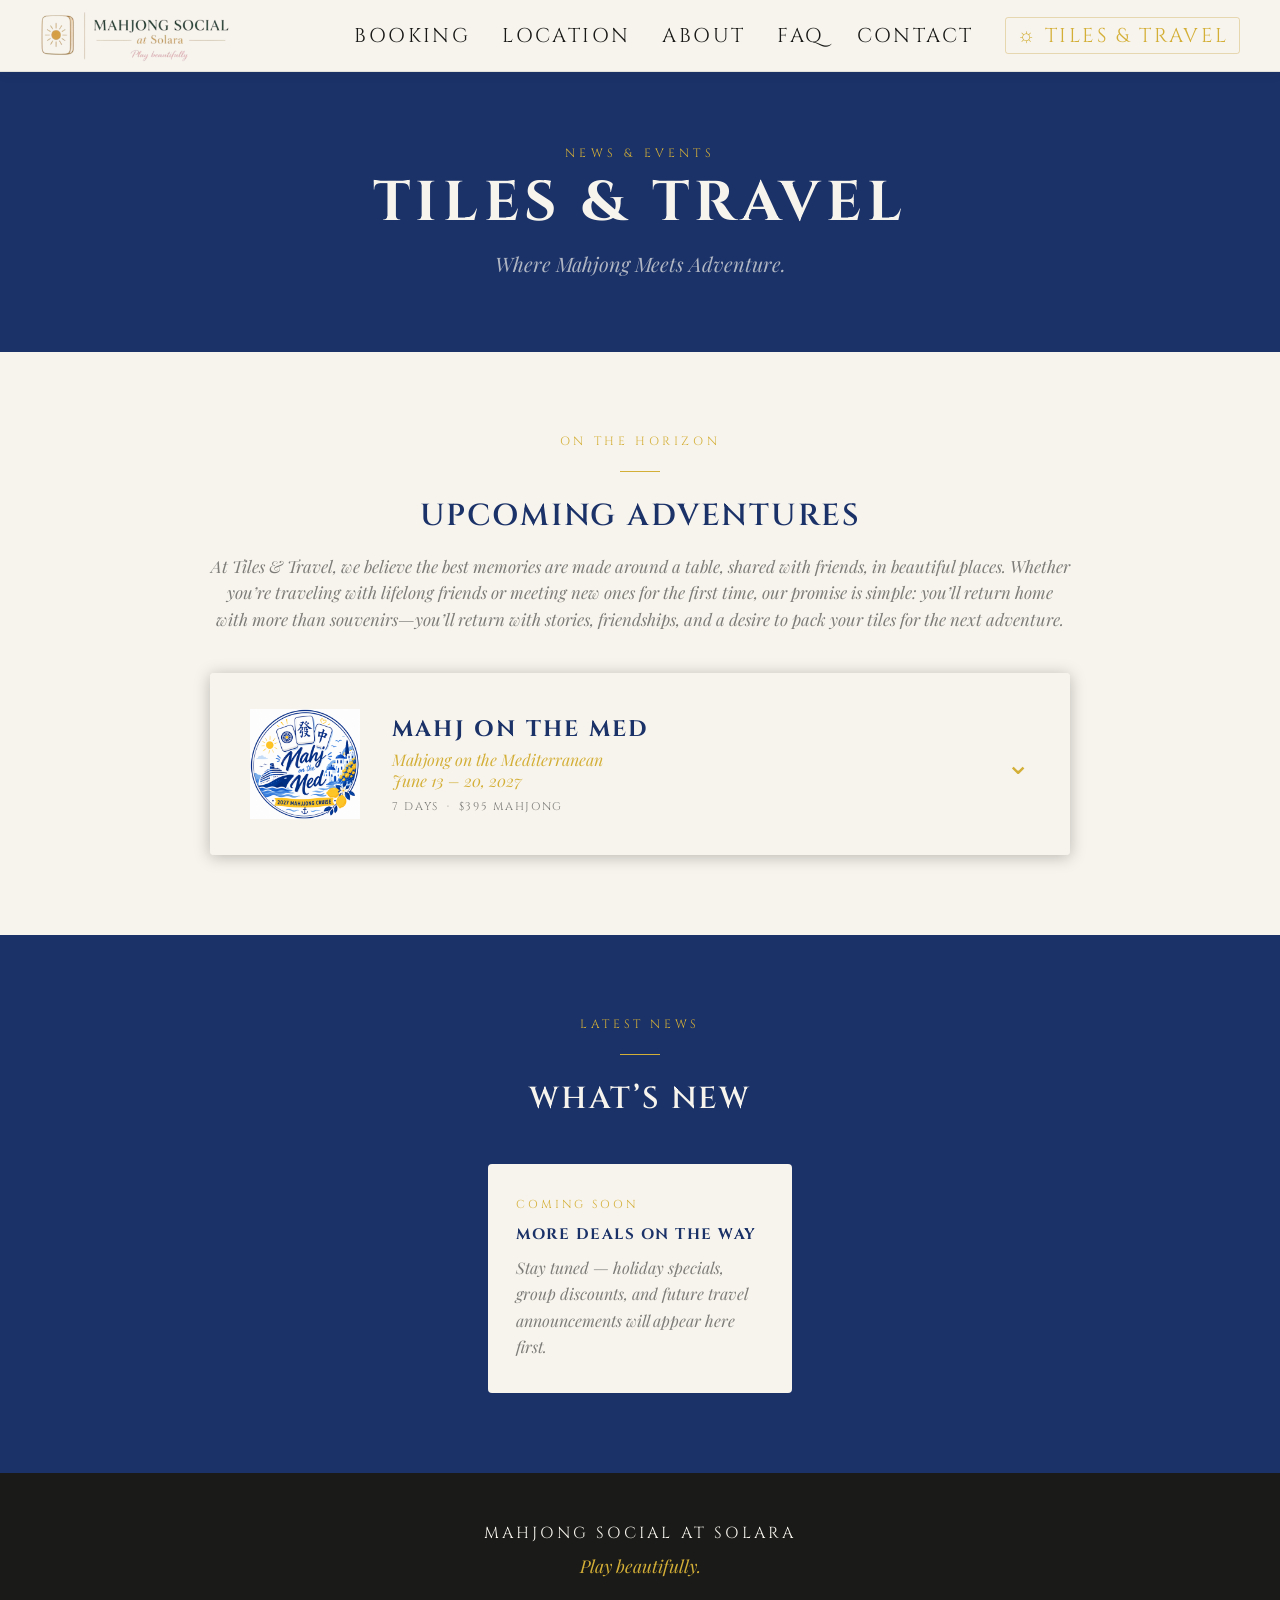
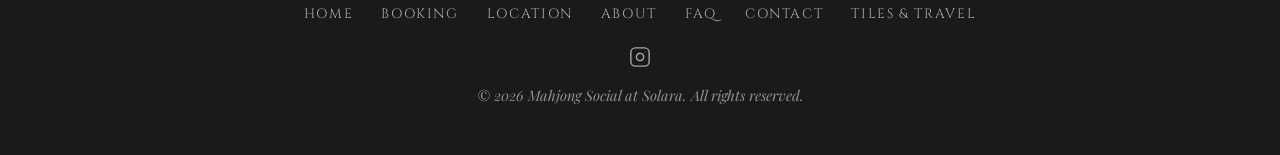
<file: travel-tiles.html>
﻿<!DOCTYPE html>
<html lang="en">
<head>
  <meta charset="UTF-8" />
  <meta name="viewport" content="width=device-width, initial-scale=1.0" />
  <meta name="description" content="Tiles &amp; Travel — Mahjong cruises and getaways with Mahjong Social at Solara. Play, travel, and make friends around the table." />
  <link rel="canonical" href="https://www.mahjongsocialok.com/travel-tiles.html" />
  <meta property="og:type" content="website" />
  <meta property="og:site_name" content="Mahjong Social at Solara" />
  <meta property="og:title" content="Tiles &amp; Travel | Mahjong Social at Solara" />
  <meta property="og:description" content="Mahjong cruises and getaways with Mahjong Social at Solara. Play, travel, and make friends around the table." />
  <meta property="og:url" content="https://www.mahjongsocialok.com/travel-tiles.html" />
  <meta property="og:image" content="https://www.mahjongsocialok.com/Images/AboutPicture.jpg" />
  <meta name="twitter:card" content="summary_large_image" />
  <meta name="twitter:title" content="Tiles &amp; Travel | Mahjong Social at Solara" />
  <meta name="twitter:description" content="Mahjong cruises and getaways with Mahjong Social at Solara." />
  <meta name="twitter:image" content="https://www.mahjongsocialok.com/Images/AboutPicture.jpg" />
  <link rel="icon" type="image/x-icon" href="/favicon.ico" />
  <link rel="icon" type="image/png" sizes="32x32" href="/icons/favicon-32x32.png" />
  <link rel="icon" type="image/png" sizes="16x16" href="/icons/favicon-16x16.png" />
  <link rel="apple-touch-icon" sizes="180x180" href="/icons/apple-touch-icon.png" />
  <link rel="manifest" href="/icons/site.webmanifest" />
  <title>Tiles &amp; Travel | Mahjong Social at Solara — Norman, OK</title>
  <link rel="preconnect" href="https://fonts.googleapis.com" />
  <link rel="preconnect" href="https://fonts.gstatic.com" crossorigin />
  <link
    href="https://fonts.googleapis.com/css2?family=Cinzel:wght@400;600;700&family=Playfair+Display:ital,wght@0,400;0,600;1,400;1,600&display=swap"
    rel="stylesheet"
  />
  <link rel="stylesheet" href="styles/main.css" />
  <script src="components/nav.js" defer></script>
</head>
<body>

  <!-- ══ Page Header ══════════════════════════════════════════════════ -->
  <header class="page-header page-header--navy">
    <span class="page-header__eyebrow">News &amp; Events</span>
    <h1>Tiles &amp; Travel</h1>
    <p class="page-header__sub">Where Mahjong Meets Adventure.</p>
  </header>

  <!-- ══ Cruises ══════════════════════════════════════════════════════ -->
  <section class="cruises">
    <div class="cruises__inner">

      <span class="section-label">On The Horizon</span>
      <div class="divider"></div>
      <h2>Upcoming Adventures</h2>
      <p class="cruises__intro">At Tiles &amp; Travel, we believe the best memories are made around a table, shared with friends, in beautiful places. Whether you&rsquo;re traveling with lifelong friends or meeting new ones for the first time, our promise is simple: you&rsquo;ll return home with more than souvenirs&mdash;you&rsquo;ll return with stories, friendships, and a desire to pack your tiles for the next adventure.</p>

      <div class="cruise-cards">

        <!-- ══ CRUISE CARD: Caribbean & Cabo ══ HIDDEN: trip moved to late 2027. Remove this comment wrapper to restore. ══
        <article class="cruise-card">

          <button class="cruise-card__header" aria-expanded="false" aria-controls="cruise-cabo-body">
            <img
              src="Images/travel-tiles/CaboCruise.png"
              alt="Caribbean & Cabo cruise badge"
              class="cruise-card__badge"
            />
            <div class="cruise-card__meta">
              <h3 class="cruise-card__name">Tiles &amp; Tees Cabo</h3>
              <p class="cruise-card__subtitle">Mahjong &amp; Golf in Cabo<br />Feb 25 &ndash; Mar 1, 2027</p>
              <div class="cruise-card__stats">
                <span>5 Days</span>
                <span>&middot;</span>
                <span>$795 Mahjong &amp; Golf</span>
              </div>
            </div>
            <span class="cruise-card__chevron" aria-hidden="true">&#8964;</span>
          </button>

          <div class="cruise-card__body" id="cruise-cabo-body">
            <div class="cruise-card__body-inner">

              [ Description ]
              <div class="cruise-card__desc">
                <p class="cruise-hero__description">
                  Join us at Secrets Puerto Los Cabos Golf and Spa Resort for 3 full days of Mahjong, golf, and relaxing by the pool. Guests can register for Mahjong and Golf separately or register for BOTH!
                </p>
                <div class="cruise-agent">
                  <p class="cruise-agent__label">Book through our travel agent</p>
                  <p class="cruise-agent__name">Shelley Perry</p>
                  <a href="tel:4057406729" class="cruise-agent__contact">405-740-6729</a>
                  <a href="mailto:Shelley@thejoyoftravel.net" class="cruise-agent__contact">Shelley@thejoyoftravel.net</a>
                </div>
              </div>

              [ Schedule ]
              <div class="cruise-card__sched">
                <div class="cruise-card__sched-inner">
                  <span class="section-label">Mahjong Activities</span>
                  <div class="divider"></div>
                  <h4>What&rsquo;s Included</h4>
                  <div class="schedule-list">

                    <div class="schedule-item">
                      <span class="schedule-item__day">Thu Feb 25,<br />2027</span>
                      <div>
                        <p class="schedule-item__title">Welcome Reception &amp; Open Play</p>
                        <p class="schedule-item__desc">5pm &mdash; Welcome Reception.<br />8:30pm &mdash; Open Play.</p>
                      </div>
                    </div>

                    <div class="schedule-item">
                      <span class="schedule-item__day">Fri Feb 26,<br />2027</span>
                      <div>
                        <p class="schedule-item__title">Golf Mahjong Collab &amp; Mahjong Olympics</p>
                        <p class="schedule-item__desc">3pm &mdash; Open Play &amp; Golf Mahjong Collab. Bring your golfer for Mahjong lessons &amp; win golf prizes!<br />8:30pm &mdash; Mahjong Olympics.</p>
                      </div>
                    </div>

                    <div class="schedule-item">
                      <span class="schedule-item__day">Sat Feb 27,<br />2027</span>
                      <div>
                        <p class="schedule-item__title">Golf Tee Times &amp; Tournament Day 1</p>
                        <p class="schedule-item__desc">1pm &mdash; Golf Tee Times.<br />3pm &mdash; Open Play &amp; Tournament Day 1.</p>
                      </div>
                    </div>

                    <div class="schedule-item">
                      <span class="schedule-item__day">Sun Feb 28,<br />2027</span>
                      <div>
                        <p class="schedule-item__title">Tournament Day 2 &amp; Final Shuffle</p>
                        <p class="schedule-item__desc">3pm &mdash; Open Play &amp; Tournament Day 2.<br />8:30pm &mdash; Final Shuffle Reception.</p>
                      </div>
                    </div>


                  </div>
                </div>
              </div>

              [ Registration ]
              <div class="cruise-card__reg">
                <div class="cruise-card__reg-inner">
                  <span class="section-label">Register Now</span>
                  <div class="divider"></div>
                  <h4>Registration Options</h4>
                  <p class="cruise-register__note">All fees are non-refundable. Room booked separately through travel agent.</p>

                  <div class="cruise-reg-options">

                    <div class="cruise-reg-option">
                      <p class="cruise-reg-option__name">Mahjong Only</p>
                      <p class="cruise-register__price">$395</p>
                      <p class="cruise-reg-option__includes">Includes all Mahjong activities.</p>
                      <a href="https://buy.stripe.com/7sYeV59uWbtlbeL0oh4F207" class="btn btn--navy" target="_blank" rel="noopener">
                        Register &mdash; $395
                      </a>
                    </div>

                    <div class="cruise-reg-option">
                      <p class="cruise-reg-option__name">Golf Only</p>
                      <p class="cruise-register__price">$495</p>
                      <p class="cruise-reg-option__includes">Includes transportation, tee time, cart, club rentals, and food &amp; beverages.</p>
                      <a href="https://buy.stripe.com/fZufZ9bD454XeqXb2V4F206" class="btn btn--navy" target="_blank" rel="noopener">
                        Register &mdash; $495
                      </a>
                    </div>

                    <div class="cruise-reg-option cruise-reg-option--bundle">
                      <p class="cruise-reg-option__name">Mahjong &amp; Golf Combo</p>
                      <p class="cruise-register__price">$795</p>
                      <p class="cruise-reg-option__includes">Includes all Mahjong activities plus Golf &mdash; transportation, tee time, cart, club rentals, and food &amp; beverages.</p>
                      <p class="cruise-reg-option__notice">For one person only &mdash; cannot be split between two people.</p>
                      <a href="https://buy.stripe.com/3cIfZ9cH89ld3Mjc6Z4F205" class="btn btn--gold" target="_blank" rel="noopener">
                        Register &mdash; $795
                      </a>
                    </div>

                  </div>
                </div>
              </div>

            </div>
          </div>

        </article>
        END CRUISE CARD: Caribbean & Cabo -->

        <!-- ══ CRUISE CARD: Mahj on the Med ════════════════════════════
          To add a new cruise: copy this entire <article> block and paste
          it below. Update the badge image, name, subtitle, stats, description,
          travel agent link, schedule items, and payment link. That's it.
        ═══════════════════════════════════════════════════════════════════ -->
        <article class="cruise-card">

          <button class="cruise-card__header" aria-expanded="false" aria-controls="cruise-med-body">
            <img
              src="Images/travel-tiles/mahj-on-the-med-badge.png"
              alt="Mahj on the Med badge"
              class="cruise-card__badge"
            />
            <div class="cruise-card__meta">
              <h3 class="cruise-card__name">Mahj on the Med</h3>
              <p class="cruise-card__subtitle">Mahjong on the Mediterranean<br />June 13 &ndash; 20, 2027</p>
              <div class="cruise-card__stats">
                <span>7 Days</span>
                <span>&middot;</span>
                <span>$395 Mahjong</span>
              </div>
            </div>
            <span class="cruise-card__chevron" aria-hidden="true">&#8964;</span>
          </button>

          <div class="cruise-card__body" id="cruise-med-body">
            <div class="cruise-card__body-inner">

              <!-- Description -->
              <div class="cruise-card__desc">
                <!--
                  CRUISE DETAILS: Replace with the travel agent's copy —
                  ship name, departure port, dates, ports of call, cabin
                  pricing, booking deadline, what's included, etc.
                -->
                <p class="cruise-hero__description">
                  Set sail with fellow Mahjong enthusiasts on a Mediterranean adventure!
                  Full cruise details, itinerary, and cabin booking information are provided
                  by our travel partner.
                </p>
                <div class="cruise-agent">
                  <p class="cruise-agent__label">Book through our travel agent</p>
                  <p class="cruise-agent__name">Shelley Perry</p>
                  <a href="tel:4057406729" class="cruise-agent__contact">405-740-6729</a>
                  <a href="mailto:Shelley@thejoyoftravel.net" class="cruise-agent__contact">Shelley@thejoyoftravel.net</a>
                </div>
              </div>

              <!-- Schedule -->
              <div class="cruise-card__sched">
                <div class="cruise-card__sched-inner">
                  <span class="section-label">Mahjong Activities</span>
                  <div class="divider"></div>
                  <h4>What&rsquo;s Included</h4>
                  <div class="schedule-list">

                    <div class="schedule-item">
                      <span class="schedule-item__day">Sat Jun 13,<br />2027</span>
                      <div>
                        <p class="schedule-item__title">Bon Voyage</p>
                        <p class="schedule-item__desc">Opening Reception &mdash; Check In, Meet &amp; Greet, and Swag Bags!</p>
                      </div>
                    </div>

                    <div class="schedule-item">
                      <span class="schedule-item__day">Sun Jun 14,<br />2027</span>
                      <div>
                        <p class="schedule-item__title">Tablescape &amp; Open Play</p>
                        <p class="schedule-item__desc">Tablescape contest &mdash; bring your favorite Mahjong set up and compete to win great prizes! Friendly Open Play with prizes for most wins, highest score, and more.</p>
                      </div>
                    </div>

                    <div class="schedule-item">
                      <span class="schedule-item__day">Mon Jun 15,<br />2027</span>
                      <div>
                        <p class="schedule-item__title">Strategy is Key</p>
                        <p class="schedule-item__desc">Short 2027 NMJL Card strategy &amp; skill-building workshop. Round one of tournament play begins!</p>
                      </div>
                    </div>

                    <div class="schedule-item">
                      <span class="schedule-item__day">Tue Jun 16,<br />2027</span>
                      <div>
                        <p class="schedule-item__title">Mahjong Olympics</p>
                        <p class="schedule-item__desc">A round of Mahjong-related games and challenges. Medals will be awarded!</p>
                      </div>
                    </div>

                    <div class="schedule-item">
                      <span class="schedule-item__day">Wed Jun 17,<br />2027</span>
                      <div>
                        <p class="schedule-item__title">Mahjong in Muumuus</p>
                        <p class="schedule-item__desc">Wear your MuuMuu and let&rsquo;s Mahj! Round two of tournament play!</p>
                      </div>
                    </div>

                    <div class="schedule-item">
                      <span class="schedule-item__day">Thu Jun 18,<br />2027</span>
                      <div>
                        <p class="schedule-item__title">Tournament Finale</p>
                        <p class="schedule-item__desc">Final round of tournament play, awards ceremony, and grand prizes giveaway.</p>
                      </div>
                    </div>

                    <div class="schedule-item">
                      <span class="schedule-item__day">Fri Jun 19,<br />2027</span>
                      <div>
                        <p class="schedule-item__title">Venetian Masquerade</p>
                        <p class="schedule-item__desc">As we sail into Venice &mdash; masquerade party! Grab your mask for final rounds of social play and goodbyes.</p>
                      </div>
                    </div>

                  </div>
                </div>
              </div>

              <!-- Registration -->
              <div class="cruise-card__reg">
                <div class="cruise-card__reg-inner">
                  <span class="section-label">Register Now</span>
                  <div class="divider"></div>
                  <h4>Mahjong Registration</h4>
                  <p class="cruise-register__price">$395</p>
                  <p class="cruise-register__note">Registration fee is non-refundable. Cruise cabin booked separately through travel agent.</p>
                  <p class="cruise-register__prizes">
                    <strong>Included:</strong> Swag bag, all Mahjong activities, and tournament entry.<br />
                    <strong>Prizes:</strong> Mahjong accessories, spa credits, hats, cash, and more.<br />
                    <strong>Grand Prize:</strong> Mahjong Bundle &mdash; matching tiles, mat, racks &amp; shufflers.
                  </p>
                  <a href="https://buy.stripe.com/fZufZ95eG1SL6Yvdb34F208" class="btn btn--gold" target="_blank" rel="noopener">
                    Register &mdash; $395
                  </a>
                </div>
              </div>

            </div>
          </div>

        </article>
        <!-- END CRUISE CARD -->

      </div>
    </div>
  </section>

  <!-- ══ Latest News ═══════════════════════════════════════════════════
    To add a new announcement: copy one .news-card block, update the date,
    heading, and body text. Delete the <a> button if there's nothing to link.
  ══════════════════════════════════════════════════════════════════════ -->
  <section class="travel-news">
    <div class="travel-news__inner">

      <span class="section-label">Latest News</span>
      <div class="divider"></div>
      <h2>What&rsquo;s New</h2>

      <div class="news-grid">

        <!-- NEWS CARD — copy this block to add more items -->
        <article class="news-card">
          <span class="news-card__date">Coming Soon</span>
          <h3>More Deals on the Way</h3>
          <p>Stay tuned &mdash; holiday specials, group discounts, and future travel announcements will appear here first.</p>
        </article>
        <!-- END NEWS CARD -->

      </div>
    </div>
  </section>

  <script>
    document.querySelectorAll('.cruise-card__header').forEach(function (btn) {
      btn.addEventListener('click', function () {
        var card = btn.closest('.cruise-card');
        var isOpen = card.classList.contains('cruise-card--open');

        // Close all open cards first
        document.querySelectorAll('.cruise-card--open').forEach(function (c) {
          c.classList.remove('cruise-card--open');
          c.querySelector('.cruise-card__header').setAttribute('aria-expanded', 'false');
        });

        // If this card was closed, open it
        if (!isOpen) {
          card.classList.add('cruise-card--open');
          btn.setAttribute('aria-expanded', 'true');
        }
      });
    });
  </script>

  <script src="components/mobile-menu.js" defer></script>
  <script src="components/footer.js" defer></script>
</body>
</html>
</file>
<file: styles/main.css>
/* ============================================================
   Mahjong Social at Solara — Main Stylesheet
   ============================================================ */

/* --- Custom Properties --- */
:root {
  --ivory:        #F7F4ED;
  --green:        #1E3D2F;
  --navy:         #1B3268;
  --gold:         #D4AF37;
  --gold-deep:    #C09A28;
  --blush:        #E7B5B2;
  --dark:         #1A1A18;
  --muted:        rgba(26, 26, 24, 0.55);
  --muted-light:  rgba(247, 244, 237, 0.68);

  --font-heading: 'Cinzel', serif;
  --font-script:  'Playfair Display', serif;

  --space-xs:  4px;
  --space-sm:  8px;
  --space-md:  16px;
  --space-lg:  24px;
  --space-xl:  32px;
  --space-2xl: 48px;
  --space-3xl: 64px;
  --space-4xl: 96px;
}

/* --- Reset --- */
*, *::before, *::after {
  box-sizing: border-box;
  margin: 0;
  padding: 0;
}

/* --- Base --- */
html { scroll-behavior: smooth; }

body {
  font-family: var(--font-heading);
  background-color: var(--ivory);
  color: var(--dark);
  line-height: 1.6;
}

img { display: block; max-width: 100%; }
a { text-decoration: none; color: inherit; }
ul { list-style: none; }

/* --- Shared Utilities --- */
.section-label {
  display: block;
  font-family: var(--font-heading);
  font-size: 0.75rem;
  letter-spacing: 0.3em;
  text-transform: uppercase;
  color: var(--gold);
  margin-bottom: 0.75rem;
}

.divider {
  width: 40px;
  height: 1px;
  background: var(--gold);
  border: none;
  margin: 1.25rem auto;
}

/* Left-aligned divider for non-centered sections */
.divider--left {
  margin-left: 0;
  margin-right: 0;
}

/* Tighter divider for FAQ header */
.divider--faq {
  margin: 1rem auto 0;
}

/* Tight vertical margin, no auto centering */
.divider--tight {
  margin: 0.25rem 0;
}

/* Softer divider for proximity section */
.divider--proximity {
  background: rgba(212, 175, 55, 0.4);
  margin: 1.25rem auto;
}

/* --- Buttons --- */
.btn {
  display: inline-block;
  font-family: var(--font-heading);
  font-size: 1rem;
  letter-spacing: 0.18em;
  text-transform: uppercase;
  padding: 1rem 2.5rem;
  border-radius: 2px;
  cursor: pointer;
  border: none;
  transition: background-color 0.2s ease, color 0.2s ease, border-color 0.2s ease;
}

.btn--gold {
  background: var(--gold);
  color: #fff;
}
.btn--gold:hover { background: var(--gold-deep); }

.btn--outline-green {
  background: transparent;
  color: var(--green);
  border: 1.5px solid var(--green);
}
.btn--outline-green:hover {
  background: var(--green);
  color: var(--ivory);
}

/* ============================================================
   NAV
   ============================================================ */
.nav {
  position: sticky;
  top: 0;
  z-index: 100;
  background: var(--ivory);
  border-bottom: 1px solid rgba(30, 61, 47, 0.1);
  box-shadow: 0 1px 12px rgba(30, 61, 47, 0.07);
  padding: 0.6rem 2.5rem;
  display: flex;
  align-items: center;
  justify-content: space-between;
  gap: 1rem;
}

.nav__logo img {
  height: 52px;
  width: auto;
  object-fit: contain;
}

.nav__links {
  display: flex;
  gap: 2rem;
  align-items: center;
}

.nav__links a {
  font-family: var(--font-heading);
  font-size: 1.25rem;
  letter-spacing: 0.12em;
  text-transform: uppercase;
  color: var(--dark);
  transition: color 0.2s ease;
}
.nav__links a:hover { color: var(--gold); }

/* Active nav link */
.nav__links a[aria-current="page"] { color: var(--gold); }

/* Tiles & Travel — subtle featured treatment */
.nav__link--featured {
  color: var(--gold) !important;
  border: 1px solid rgba(200, 160, 60, 0.35);
  border-radius: 3px;
  padding: 0.25rem 0.65rem;
  transition: color 0.2s ease, background 0.2s ease, border-color 0.2s ease;
}
.nav__link--featured:hover {
  background: rgba(200, 160, 60, 0.08);
  border-color: var(--gold);
}

/* ============================================================
   HERO
   ============================================================ */
.hero {
  position: relative;
  height: 55vh;
  min-height: 420px;
  display: flex;
  align-items: center;
  justify-content: center;
  text-align: center;
}

.hero__bg {
  position: absolute;
  inset: 0;
  background: url('../Images/HeroPicture.webp') center / cover no-repeat;
}

.hero__overlay {
  position: absolute;
  inset: 0;
  background: rgba(30, 61, 47, 0.8);
}

.hero__content {
  position: relative;
  z-index: 1;
  display: flex;
  flex-direction: column;
  align-items: center;
  gap: 0.5rem;
  padding: 1.5rem;
}

.hero__eyebrow {
  font-family: var(--font-heading);
  font-size: 1.25rem;
  letter-spacing: 0.35em;
  text-transform: uppercase;
  color: var(--gold);
}

.hero__title {
  font-family: var(--font-heading);
  font-size: clamp(2.5rem, 7vw, 5rem);
  font-weight: 700;
  letter-spacing: 0.1em;
  text-transform: uppercase;
  color: var(--ivory);
  line-height: 1.1;
}

.hero__location {
  font-family: var(--font-script);
  font-style: italic;
  font-size: clamp(1.25rem, 3vw, 2rem);
  color: var(--gold);
  margin-top: 0.25rem;
}

.hero__tagline {
  font-family: var(--font-script);
  font-style: italic;
  font-size: clamp(1rem, 2vw, 1.35rem);
  color: rgba(247, 244, 237, 0.75);
  margin-bottom: 0.75rem;
}

/* ============================================================
   ABOUT
   ============================================================ */
.about {
  background: var(--ivory);
  padding: 5rem 2rem;
  text-align: center;
}

.about__inner {
  max-width: 680px;
  margin: 0 auto;
}

.about h2 {
  font-family: var(--font-heading);
  font-size: clamp(1.4rem, 2.5vw, 1.9rem);
  font-weight: 600;
  letter-spacing: 0.08em;
  text-transform: uppercase;
  color: var(--green);
  line-height: 1.4;
}

.about p {
  font-family: var(--font-script);
  font-style: italic;
  font-size: 1.2rem;
  color: var(--muted);
  line-height: 1.85;
}

/* ============================================================
   CLASSES
   ============================================================ */
.classes {
  background: var(--green);
  padding: 5rem 2rem;
}

.classes__inner {
  max-width: 960px;
  margin: 0 auto;
}

.classes__header {
  text-align: center;
  margin-bottom: 2.5rem;
}

.classes__header h2 {
  font-family: var(--font-heading);
  font-size: clamp(1.4rem, 2.5vw, 1.9rem);
  font-weight: 600;
  letter-spacing: 0.1em;
  text-transform: uppercase;
  color: var(--ivory);
  margin-top: 0.5rem;
}

.class-cards {
  display: flex;
  flex-wrap: wrap;
  justify-content: center;
  gap: 1.5rem;
}

.class-card {
  flex: 0 0 calc(33.333% - 1rem);
  border: 1px solid rgba(30, 61, 47, 0.15);
  border-radius: 4px;
  padding: 2rem 1.5rem;
  display: flex;
  flex-direction: column;
  align-items: center;
  text-align: center;
  gap: 1rem;
  background: var(--ivory);
  transition: box-shadow 0.25s ease, transform 0.25s ease;
}
.class-card:hover {
  box-shadow: 0 6px 28px rgba(30, 61, 47, 0.14);
  transform: translateY(-2px);
}

.class-card__price {
  font-weight: bolder;
  margin-top: auto;
}

.class-card__icon {
  width: 56px;
  height: 56px;
  background: var(--green);
  border-radius: 6px;
  display: flex;
  align-items: center;
  justify-content: center;
  flex-shrink: 0;
}

.class-card__icon svg,
.class-card__icon img {
  width: 38px;
  height: 38px;
}

.class-card h3 {
  font-family: var(--font-heading);
  font-size: 1rem;
  letter-spacing: 0.1em;
  text-transform: uppercase;
  color: var(--green);
  line-height: 1.5;
}

.class-card p {
  font-family: var(--font-script);
  font-style: italic;
  font-size: 1.05rem;
  color: var(--muted);
  line-height: 1.65;
}

.classes__cta {
  display: flex;
  flex-direction: column;
  align-items: center;
  gap: 1rem;
  text-align: center;
  margin-top: 2.25rem;
}

.classes__cta a {
  font-family: var(--font-heading);
  font-size: 0.9rem;
  letter-spacing: 0.16em;
  text-transform: uppercase;
  color: var(--gold);
  border-bottom: 1px solid var(--gold);
  padding-bottom: 2px;
  transition: color 0.2s ease, border-color 0.2s ease;
}
.classes__cta a:hover {
  color: var(--gold-deep);
  border-color: var(--gold-deep);
}

/* ============================================================
   TESTIMONIALS
   ============================================================ */
.testimonials {
  background: var(--blush);
  padding: 5rem 2rem;
  text-align: center;
}

.testimonials__inner {
  max-width: 680px;
  margin: 0 auto;
}

.testimonials .section-label { color: var(--green); }

.quote p {
  font-family: var(--font-script);
  font-style: italic;
  font-size: 1.3rem;
  color: var(--dark);
  line-height: 1.8;
  margin-bottom: 0.85rem;
}

.quote cite {
  font-family: var(--font-heading);
  font-style: normal;
  font-size: 0.85rem;
  letter-spacing: 0.2em;
  text-transform: uppercase;
  color: var(--green);
}

.quote-divider {
  width: 30px;
  height: 1px;
  background: rgba(30, 61, 47, 0.2);
  border: none;
  margin: 2rem auto;
}

/* ============================================================
   LOCATION TEASER
   ============================================================ */
.location-teaser {
  background: var(--ivory);
  padding: 5rem 2rem;
  text-align: center;
}

.location-teaser__inner {
  max-width: 800px;
  margin: 0 auto;
}

.location-teaser .section-label { color: var(--green); }

.location-teaser h2 {
  font-family: var(--font-heading);
  font-size: clamp(1.4rem, 2.5vw, 1.9rem);
  font-weight: 600;
  letter-spacing: 0.1em;
  text-transform: uppercase;
  color: var(--green);
  margin-bottom: 0.85rem;
}

.location-teaser p {
  font-family: var(--font-script);
  font-style: italic;
  font-size: 1.2rem;
  color: var(--muted);
  margin-bottom: 2rem;
  line-height: 1.8;
}

/* ============================================================
   FOOTER
   ============================================================ */
.footer {
  background: var(--dark);
  padding: 3rem 2rem;
  text-align: center;
}

.footer__logo {
  font-family: var(--font-heading);
  font-size: 1rem;
  letter-spacing: 0.2em;
  text-transform: uppercase;
  color: var(--ivory);
  margin-bottom: 0.35rem;
}

.footer__tagline {
  font-family: var(--font-script);
  font-style: italic;
  font-size: 1.1rem;
  color: var(--gold);
  margin-bottom: 1.5rem;
}

.footer__links {
  display: flex;
  justify-content: center;
  gap: 1.75rem;
  flex-wrap: wrap;
  margin-bottom: 1.25rem;
}

.footer__links a {
  font-family: var(--font-heading);
  font-size: 0.85rem;
  letter-spacing: 0.12em;
  text-transform: uppercase;
  color: rgba(247, 244, 237, 0.65);
  transition: color 0.2s ease;
}
.footer__links a:hover { color: var(--gold); }

.footer__copy {
  font-family: var(--font-script);
  font-style: italic;
  font-size: 0.9rem;
  color: rgba(247, 244, 237, 0.55);
}

/* ============================================================
   PAGE HEADER (interior pages)
   ============================================================ */
.page-header {
  background: var(--green);
  padding: 4.5rem 2rem;
  text-align: center;
  display: flex;
  flex-direction: column;
  align-items: center;
  gap: 0.5rem;
}

.page-header__eyebrow {
  font-family: var(--font-heading);
  font-size: 0.75rem;
  letter-spacing: 0.35em;
  text-transform: uppercase;
  color: var(--gold);
}

.page-header h1 {
  font-family: var(--font-heading);
  font-size: clamp(2rem, 5vw, 3.5rem);
  font-weight: 700;
  letter-spacing: 0.1em;
  text-transform: uppercase;
  color: var(--ivory);
  line-height: 1.15;
}

.page-header__sub {
  font-family: var(--font-script);
  font-style: italic;
  font-size: clamp(1rem, 2vw, 1.25rem);
  color: var(--muted-light);
  margin-top: 0.25rem;
}

/* ============================================================
   LOCATION MAIN
   ============================================================ */
.location-main {
  background: var(--ivory);
  padding: 5rem 2rem;
}

.location-grid {
  max-width: 1100px;
  margin: 0 auto;
  display: grid;
  grid-template-columns: 1fr 1fr;
  gap: 3.5rem;
  align-items: start;
}

.location-map {
  aspect-ratio: 4 / 3;
  border-radius: 4px;
  overflow: hidden;
  box-shadow: 0 4px 24px rgba(30, 61, 47, 0.14);
}

.location-map iframe {
  width: 100%;
  height: 100%;
  border: none;
  display: block;
}

.location-info {
  display: flex;
  flex-direction: column;
  gap: 1.75rem;
}

.location-info address {
  font-family: var(--font-script);
  font-style: italic;
  font-size: 1.25rem;
  color: var(--dark);
  line-height: 1.8;
  margin-top: 0.4rem;
}

.location-info__note {
  font-family: var(--font-script);
  font-style: italic;
  font-size: 0.9rem;
  color: rgba(26, 26, 24, 0.45);
  margin-top: 0.4rem;
}

.location-hours {
  display: flex;
  flex-direction: column;
  gap: 1rem;
  margin-top: 0.4rem;
}

.location-hours li {
  font-family: var(--font-script);
  font-style: italic;
  font-size: 1.1rem;
  color: var(--muted);
  line-height: 1.6;
}

.location-hours li strong {
  font-family: var(--font-heading);
  font-style: normal;
  font-size: 0.8rem;
  letter-spacing: 0.12em;
  text-transform: uppercase;
  color: var(--dark);
  display: block;
  margin-bottom: 0.15rem;
}

.location-hours li.location-hours__note {
  font-size: 1rem;
  color: rgba(26, 26, 24, 0.5);
}

/* ============================================================
   LOCATION PROXIMITY
   ============================================================ */
.location-proximity {
  background: var(--green);
  padding: 5rem 2rem;
  text-align: center;
}

.location-proximity__inner {
  max-width: 680px;
  margin: 0 auto;
}

.location-proximity .section-label { color: var(--gold); }

.location-proximity h2 {
  font-family: var(--font-heading);
  font-size: clamp(1.4rem, 2.5vw, 1.9rem);
  font-weight: 600;
  letter-spacing: 0.08em;
  text-transform: uppercase;
  color: var(--ivory);
  line-height: 1.4;
  margin-bottom: 0.5rem;
}

.location-proximity p {
  font-family: var(--font-script);
  font-style: italic;
  font-size: 1.2rem;
  color: var(--muted-light);
  line-height: 1.85;
}

/* ============================================================
   BOOKING PAGE
   ============================================================ */
.booking-section {
  max-width: 1200px;
  margin: 0 auto;
  padding: 4rem 2rem 5rem;
}

/* ============================================================
   ABOUT PAGE — STORY SECTION
   ============================================================ */
.about-story {
  display: grid;
  grid-template-columns: 1fr 1fr;
  min-height: 520px;
}

.about-story__image {
  overflow: hidden;
}

.about-story__image img {
  width: 100%;
  height: 100%;
  object-fit: cover;
  display: block;
}

.about-story__content {
  background: var(--ivory);
  padding: 5rem 4rem;
  display: flex;
  flex-direction: column;
  justify-content: center;
  gap: 1rem;
}

.about-story__content h2 {
  font-family: var(--font-heading);
  font-size: clamp(1.4rem, 2.5vw, 1.9rem);
  font-weight: 600;
  letter-spacing: 0.08em;
  text-transform: uppercase;
  color: var(--green);
  line-height: 1.4;
  margin-bottom: 0.25rem;
}

.about-story__content p {
  font-family: var(--font-script);
  font-style: italic;
  font-size: 1.15rem;
  color: var(--muted);
  line-height: 1.85;
}

/* Left-aligned divider inside story content */
.about-story__content .divider {
  margin: 0.75rem 0 1.25rem;
}

/* ============================================================
   ABOUT PAGE — FAQ SECTION
   ============================================================ */
.about-faq {
  background: var(--green);
  padding: 5rem 2rem;
}

.about-faq__header {
  text-align: center;
  margin-bottom: 3rem;
}

.about-faq__header h2 {
  font-family: var(--font-heading);
  font-size: clamp(1.4rem, 2.5vw, 1.9rem);
  font-weight: 600;
  letter-spacing: 0.1em;
  text-transform: uppercase;
  color: var(--ivory);
  margin-top: 0.25rem;
}

.about-faq__list {
  max-width: 720px;
  margin: 0 auto;
}

.about-faq__item {
  padding: 1.4rem 0;
}

.about-faq__item summary {
  font-family: var(--font-heading);
  font-size: 1rem;
  letter-spacing: 0.06em;
  text-transform: uppercase;
  color: var(--ivory);
  cursor: pointer;
  list-style: none;
  display: flex;
  justify-content: space-between;
  align-items: center;
  gap: 1rem;
}

.about-faq__item summary::-webkit-details-marker { display: none; }

.about-faq__item summary::after {
  content: '+';
  font-family: var(--font-heading);
  font-size: 1.4rem;
  font-weight: 400;
  color: var(--gold);
  flex-shrink: 0;
  display: inline-block;
  transition: transform 0.35s ease;
}

.about-faq__item.faq-opening summary::after {
  transform: rotate(45deg);
}
.about-faq__item.faq-closing summary::after {
  transform: rotate(0deg);
}

/* Smooth expand/collapse for FAQ items */
details.about-faq__item > .faq-body {
  display: grid;
  grid-template-rows: 0fr;
  transition: grid-template-rows 0.35s ease;
}
details.about-faq__item.faq-opening > .faq-body {
  grid-template-rows: 1fr;
}
details.about-faq__item.faq-closing > .faq-body {
  grid-template-rows: 0fr;
}
.faq-body-inner {
  overflow: hidden;
  min-height: 0;
}

.about-faq__item p {
  font-family: var(--font-script);
  font-style: italic;
  font-size: 1.1rem;
  color: var(--muted-light);
  line-height: 1.8;
  padding-top: 0.85rem;
}

.about-faq__divider {
  width: 100%;
  height: 1px;
  background: rgba(247, 244, 237, 0.15);
  border: none;
  margin: 0;
}

/* Gold inline link — used for body-text links on any background */
.link--gold {
  color: var(--gold);
  text-decoration: underline;
  text-underline-offset: 3px;
}
.link--gold:hover { color: var(--gold-deep); }

/* ============================================================
   ABOUT PAGE — FAQ CTA SECTION
   ============================================================ */
.about-faq-cta {
  background: var(--green);
  padding: 5rem 2rem;
  text-align: center;
}

.about-faq-cta__inner {
  max-width: 680px;
  margin: 0 auto;
  display: flex;
  flex-direction: column;
  align-items: center;
  gap: 1rem;
}

.about-faq-cta .section-label { color: var(--gold); }

.about-faq-cta h2 {
  font-family: var(--font-heading);
  font-size: clamp(1.4rem, 2.5vw, 1.9rem);
  font-weight: 600;
  letter-spacing: 0.08em;
  text-transform: uppercase;
  color: var(--ivory);
  line-height: 1.4;
}

.about-faq-cta p {
  font-family: var(--font-script);
  font-style: italic;
  font-size: 1.2rem;
  color: var(--muted-light);
  line-height: 1.85;
  margin-bottom: 1rem;
}

/* ============================================================
   CONTACT PAGE
   ============================================================ */
.contact {
  background: var(--ivory);
  padding: 5rem 2rem;
}

.contact__inner {
  max-width: 640px;
  margin: 0 auto;
}

.contact-form {
  display: flex;
  flex-direction: column;
  gap: 1.75rem;
}

.form-group {
  display: flex;
  flex-direction: column;
  gap: 0.5rem;
}

.form-group label {
  font-family: var(--font-heading);
  font-size: 0.78rem;
  letter-spacing: 0.18em;
  text-transform: uppercase;
  color: var(--green);
}

.form-group input,
.form-group textarea {
  background: var(--ivory);
  border: 1.5px solid rgba(30, 61, 47, 0.25);
  border-radius: 4px;
  padding: 0.9rem 1rem;
  font-family: Verdana, Geneva, Tahoma, sans-serif;
  font-size: 1rem;
  color: var(--dark);
  transition: border-color 0.2s ease, box-shadow 0.2s ease;
  resize: vertical;
}

.form-group input::placeholder,
.form-group textarea::placeholder {
  color: rgba(26, 26, 24, 0.35);
  font-family: var(--font-script);
  font-style: italic;
}

.form-group input:focus,
.form-group textarea:focus {
  outline: none;
  border-color: var(--gold);
  box-shadow: 0 0 0 3px rgba(212, 175, 55, 0.18);
}

.contact-form .btn {
  align-self: flex-start;
  margin-top: 0.5rem;
}

.contact-form .btn:disabled {
  opacity: 0.6;
  cursor: wait;
}

.contact-form__error {
  color: #9B2C2C;
  font-size: 0.95rem;
  margin: 0;
}

.contact__thanks {
  text-align: center;
}

.contact__thanks-text {
  font-family: var(--font-script);
  font-style: italic;
  font-size: 1.2rem;
  color: var(--muted);
  line-height: 1.85;
  margin-bottom: 2rem;
}

.contact__thanks-actions {
  display: flex;
  gap: 1rem;
  justify-content: center;
  flex-wrap: wrap;
}

/* ============================================================
   FOOTER — SOCIAL ICONS
   ============================================================ */
.footer__social {
  display: flex;
  justify-content: center;
  gap: 1rem;
  margin-bottom: 1rem;
}

.footer__social-link {
  color: rgba(247, 244, 237, 0.65);
  display: flex;
  align-items: center;
  transition: color 0.2s ease;
}
.footer__social-link:hover { color: var(--gold); }

/* ============================================================
   NAV — HAMBURGER
   ============================================================ */
.nav__hamburger {
  display: none;
  background: none;
  border: none;
  cursor: pointer;
  padding: 4px;
  flex-direction: column;
  gap: 5px;
  margin-left: auto;
}

.nav__hamburger span {
  display: block;
  width: 22px;
  height: 2px;
  background: var(--dark);
  border-radius: 2px;
  transition: background 0.2s ease;
}

/* ============================================================
   MOBILE MENU OVERLAY
   ============================================================ */
.mobile-menu {
  position: fixed;
  inset: 0;
  background: var(--green);
  z-index: 300;
  display: flex;
  flex-direction: column;
  padding: 1.5rem 2rem 2.5rem;
  transform: translateX(100%);
  transition: transform 0.32s cubic-bezier(0.4, 0, 0.2, 1);
  overflow-y: auto;
}

.mobile-menu--open {
  transform: translateX(0);
}

.mobile-menu__header {
  position: relative;
  display: flex;
  align-items: center;
  justify-content: center;
  padding-top: 1rem;
  margin-bottom: 1rem;
}

.mobile-menu__logo {
  width: 100px;
  height: 100px;
}

.mobile-menu__close {
  position: absolute;
  right: 0;
  top: 0;
  background: none;
  border: none;
  cursor: pointer;
  font-size: 2.25rem;
  line-height: 1;
  color: var(--ivory);
  padding: 0;
  transition: color 0.2s ease;
}
.mobile-menu__close:hover { color: var(--gold); }

.mobile-menu__nav {
  display: flex;
  flex-direction: column;
  flex: 1;
  justify-content: center;
}

.mobile-menu__nav a {
  font-family: var(--font-heading);
  font-size: 1.35rem;
  letter-spacing: 0.2em;
  text-transform: uppercase;
  color: var(--ivory);
  padding: 0.75rem 0;
  text-align: center;
  border-bottom: 1px solid rgba(247, 244, 237, 0.1);
  transition: color 0.2s ease;
}
.mobile-menu__nav a:first-child { border-top: 1px solid rgba(247, 244, 237, 0.1); }
.mobile-menu__nav a:hover { color: var(--gold); }
.mobile-menu__nav a[aria-current="page"] { color: var(--gold); }

/* ============================================================
   REDUCED MOTION
   ============================================================ */
@media (prefers-reduced-motion: reduce) {
  *, *::before, *::after {
    transition-duration: 0.01ms !important;
    animation-duration: 0.01ms !important;
  }
  html { scroll-behavior: auto; }
}

/* ============================================================
   RESPONSIVE — 768px breakpoint
   ============================================================ */
@media (max-width: 768px) {
  .nav {
    padding: 0.6rem 1.25rem;
    flex-wrap: wrap;
    gap: 0.75rem;
  }

  .nav__logo img { height: 40px; }

  .nav__hamburger { display: flex; }

  .nav__links { display: none; }

  .footer__links {
    gap: 1rem 1.5rem;
    justify-content: center;
    text-align: center;
  }

  .class-cards { flex-direction: column; }
  .class-card { flex: none; width: 100%; }

  .location-grid { grid-template-columns: 1fr; gap: 2rem; }

  .about,
  .classes,
  .testimonials,
  .location-teaser,
  .location-main,
  .location-proximity,
  .footer { padding: 3.5rem 1.25rem; }

  .page-header { padding: 3rem 1.25rem; }

  .about-story {
    grid-template-columns: 1fr;
  }

  .about-story__image {
    height: 280px;
  }

  .about-story__content {
    padding: 3.5rem 1.25rem;
  }

  .about-faq { padding: 3.5rem 1.25rem; }

  .about-faq-cta { padding: 3.5rem 1.25rem; }

  .contact { padding: 3.5rem 1.25rem; }

  .schedule-item { grid-template-columns: 1fr; gap: 0.4rem; }
  .news-card { flex: 0 0 100%; }
  .cruise-register .btn { width: 100%; }
}

/* ══ Tiles & Travel page ═════════════════════════════════════════════ */

/* ── Page header variant (navy) ── */
.page-header--navy {
  background: var(--navy);
}

/* ── Cruise hero section (ivory) ── */
.cruise-hero {
  background: var(--ivory);
  padding: 5rem 2rem;
}
.cruise-hero__inner {
  max-width: 860px;
  margin: 0 auto;
  display: flex;
  flex-direction: column;
  align-items: center;
  gap: 2rem;
  text-align: center;
}
.cruise-hero__badge {
  width: min(320px, 80vw);
  height: auto;
}
.cruise-hero h2 {
  font-family: var(--font-heading);
  font-weight: 700;
  font-size: clamp(1.8rem, 4vw, 3rem);
  color: var(--navy);
  text-transform: uppercase;
  letter-spacing: 0.08em;
  line-height: 1.2;
  margin: 0;
}
.cruise-hero__subtitle {
  font-family: var(--font-script);
  font-style: italic;
  color: var(--gold);
  font-size: clamp(1.1rem, 2vw, 1.4rem);
  margin: 0;
}
.cruise-hero__description {
  font-family: var(--font-script);
  font-style: italic;
  color: var(--muted);
  font-size: 1.15rem;
  line-height: 1.8;
  max-width: 640px;
  margin: 0;
}
.cruise-hero__travel-link {
  font-family: var(--font-heading);
  font-size: 0.82rem;
  text-transform: uppercase;
  letter-spacing: 0.15em;
  color: var(--gold);
  text-decoration: none;
  transition: color 0.2s;
  margin-top: 0.25rem;
}
.cruise-hero__travel-link:hover { color: var(--gold-deep); }

.cruise-agent {
  margin-top: 1rem;
  display: flex;
  flex-direction: column;
  gap: 0.2rem;
}
.cruise-agent__label {
  font-family: var(--font-heading);
  font-size: 0.72rem;
  text-transform: uppercase;
  letter-spacing: 0.18em;
  color: var(--muted);
  margin: 0;
}
.cruise-agent__name {
  font-family: var(--font-heading);
  font-size: 0.95rem;
  color: var(--navy);
  margin: 0.15rem 0 0.1rem;
  letter-spacing: 0.05em;
}
.cruise-agent__contact {
  font-family: var(--font-script);
  font-style: italic;
  font-size: 1rem;
  color: var(--gold);
  text-decoration: none;
  transition: color 0.2s;
}
.cruise-agent__contact:hover { color: var(--gold-deep); }

/* ── Activity schedule section (navy) ── */
.cruise-schedule {
  background: var(--navy);
  padding: 5rem 2rem;
}
.cruise-schedule__inner {
  max-width: 760px;
  margin: 0 auto;
  text-align: center;
}
.cruise-schedule h2 {
  font-family: var(--font-heading);
  font-weight: 600;
  font-size: clamp(1.4rem, 2.5vw, 1.9rem);
  color: var(--ivory);
  text-transform: uppercase;
  letter-spacing: 0.06em;
  margin-bottom: 2.5rem;
}
.schedule-list {
  display: flex;
  flex-direction: column;
  gap: 0;
  text-align: left;
}
.schedule-item {
  display: grid;
  grid-template-columns: auto 1fr;
  gap: 1.25rem;
  padding: 1.5rem 0;
  border-bottom: 1px solid rgba(247, 244, 237, 0.12);
  align-items: start;
}
.schedule-item:last-child { border-bottom: none; }
.schedule-item__day {
  font-family: var(--font-heading);
  font-size: 0.7rem;
  text-transform: uppercase;
  letter-spacing: 0.25em;
  color: var(--gold);
  padding-top: 0.2rem;
  line-height: 1.6;
}
.schedule-item__title {
  font-family: var(--font-heading);
  font-size: 0.95rem;
  text-transform: uppercase;
  letter-spacing: 0.1em;
  color: var(--ivory);
  margin-bottom: 0.4rem;
}
.schedule-item__desc {
  font-family: var(--font-script);
  font-style: italic;
  font-size: 1rem;
  color: var(--muted-light);
  line-height: 1.65;
  margin: 0;
}

/* ── Registration section (ivory) ── */
.cruise-register {
  background: var(--ivory);
  padding: 5rem 2rem;
  text-align: center;
}
.cruise-register__inner {
  max-width: 600px;
  margin: 0 auto;
  display: flex;
  flex-direction: column;
  align-items: center;
  gap: 1.25rem;
}
.cruise-register h2 {
  font-family: var(--font-heading);
  font-weight: 600;
  font-size: clamp(1.4rem, 2.5vw, 1.9rem);
  color: var(--navy);
  text-transform: uppercase;
  letter-spacing: 0.06em;
  margin: 0;
}
.cruise-register__price {
  font-family: var(--font-heading);
  font-size: clamp(2rem, 5vw, 3rem);
  font-weight: 700;
  color: var(--gold);
  letter-spacing: 0.05em;
}
.cruise-register__note {
  font-family: var(--font-script);
  font-style: italic;
  color: var(--muted);
  font-size: 0.95rem;
  margin: 0;
}
.cruise-register__prizes {
  font-family: var(--font-script);
  font-style: italic;
  color: var(--muted);
  font-size: 1.05rem;
  line-height: 1.7;
  margin: 0.5rem 0 0;
}
.btn--navy {
  background: var(--navy);
  color: var(--ivory);
  border: 2px solid var(--navy);
}
.btn--navy:hover {
  background: transparent;
  color: var(--navy);
}

/* ── Latest News section (navy) ── */
.travel-news {
  background: var(--navy);
  padding: 5rem 2rem;
}
.travel-news__inner {
  max-width: 960px;
  margin: 0 auto;
  text-align: center;
}
.travel-news h2 {
  font-family: var(--font-heading);
  font-weight: 600;
  font-size: clamp(1.4rem, 2.5vw, 1.9rem);
  color: var(--ivory);
  text-transform: uppercase;
  letter-spacing: 0.06em;
  margin-bottom: 2.5rem;
}
.news-grid {
  display: flex;
  flex-wrap: wrap;
  justify-content: center;
  gap: 1.5rem;
  text-align: left;
}
.news-card {
  background: var(--ivory);
  border-radius: 4px;
  padding: 2rem 1.75rem;
  flex: 0 0 calc(33.333% - 1rem);
  min-width: 240px;
  display: flex;
  flex-direction: column;
  gap: 0.6rem;
  transition: transform 0.2s, box-shadow 0.2s;
}
.news-card:hover {
  transform: translateY(-2px);
  box-shadow: 0 6px 20px rgba(0,0,0,0.12);
}
.news-card__date {
  font-family: var(--font-heading);
  font-size: 0.72rem;
  text-transform: uppercase;
  letter-spacing: 0.25em;
  color: var(--gold);
}
.news-card h3 {
  font-family: var(--font-heading);
  font-size: 0.95rem;
  text-transform: uppercase;
  letter-spacing: 0.1em;
  color: var(--navy);
  line-height: 1.4;
  margin: 0;
}
.news-card p {
  font-family: var(--font-script);
  font-style: italic;
  font-size: 1rem;
  color: var(--muted);
  line-height: 1.65;
  margin: 0;
}
.news-card .btn {
  font-size: 0.8rem;
  padding: 0.65rem 1.5rem;
  align-self: flex-start;
  margin-top: auto;
}

/* ── Cruises section ── */
.cruises {
  background: var(--ivory);
  padding: 5rem 2rem;
}
.cruises__inner {
  max-width: 860px;
  margin: 0 auto;
  text-align: center;
}
.cruises h2 {
  font-family: var(--font-heading);
  font-weight: 600;
  font-size: clamp(1.4rem, 2.5vw, 1.9rem);
  color: var(--navy);
  text-transform: uppercase;
  letter-spacing: 0.06em;
  margin-bottom: 0.75rem;
}
.cruises__intro {
  font-family: var(--font-script);
  font-style: italic;
  color: var(--muted);
  font-size: 1.05rem;
  margin-bottom: 2.5rem;
}
.cruise-cards {
  display: flex;
  flex-direction: column;
  gap: 1rem;
}

/* ── Cruise card (accordion) ── */
.cruise-card {
  border-radius: 4px;
  overflow: hidden;
  box-shadow: 0 2px 16px rgba(0, 0, 0, 0.25);
}
.cruise-card__header {
  display: flex;
  align-items: center;
  gap: 2rem;
  width: 100%;
  background: var(--ivory);
  border: none;
  padding: 2.25rem 2.5rem;
  cursor: pointer;
  text-align: left;
  transition: background 0.2s;
}
.cruise-card__header:hover {
  background: #f0ede6;
}
.cruise-card__badge {
  width: 110px;
  height: 110px;
  object-fit: contain;
  flex-shrink: 0;
}
.cruise-card__meta {
  flex: 1;
  min-width: 0;
}
.cruise-card__label {
  font-family: var(--font-heading);
  font-size: 0.65rem;
  text-transform: uppercase;
  letter-spacing: 0.25em;
  color: var(--gold);
  margin: 0 0 0.3rem;
}
.cruise-card__name {
  font-family: var(--font-heading);
  font-size: 1.4rem;
  font-weight: 700;
  text-transform: uppercase;
  letter-spacing: 0.1em;
  color: var(--navy);
  margin: 0 0 0.3rem;
}
.cruise-card__subtitle {
  font-family: var(--font-script);
  font-style: italic;
  font-size: 1.1rem;
  color: var(--gold);
  font-size: 1rem;
  margin: 0 0 0.5rem;
}
.cruise-card__stats {
  font-family: var(--font-heading);
  font-size: 0.7rem;
  text-transform: uppercase;
  letter-spacing: 0.15em;
  color: var(--muted);
  display: flex;
  gap: 0.5rem;
  align-items: center;
  flex-wrap: wrap;
}
.cruise-card__chevron {
  font-size: 1.8rem;
  color: var(--gold);
  line-height: 1;
  transition: transform 0.35s ease;
  flex-shrink: 0;
  user-select: none;
}
.cruise-card--open .cruise-card__chevron {
  transform: rotate(180deg);
}

/* Smooth height expand via grid trick */
.cruise-card__body {
  display: grid;
  grid-template-rows: 0fr;
  transition: grid-template-rows 0.4s ease;
}
.cruise-card__body-inner {
  overflow: hidden;
}
.cruise-card--open .cruise-card__body {
  grid-template-rows: 1fr;
}

/* Sections inside the expanded card */
.cruise-card__desc {
  background: var(--ivory);
  padding: 2rem 2rem 2.5rem;
  text-align: center;
  display: flex;
  flex-direction: column;
  align-items: center;
  gap: 1rem;
  border-top: 1px solid rgba(200, 160, 60, 0.2);
}
.cruise-card__sched {
  background: var(--navy);
  padding: 3rem 2rem;
}
.cruise-card__sched-inner {
  max-width: 680px;
  margin: 0 auto;
  text-align: center;
}
.cruise-card__sched h4 {
  font-family: var(--font-heading);
  font-weight: 600;
  font-size: 1.05rem;
  text-transform: uppercase;
  letter-spacing: 0.06em;
  color: var(--ivory);
  margin-bottom: 1.5rem;
}
.cruise-card__reg {
  background: var(--ivory);
  padding: 3rem 2rem;
  text-align: center;
}
.cruise-card__reg-inner {
  max-width: 560px;
  margin: 0 auto;
  display: flex;
  flex-direction: column;
  align-items: center;
  gap: 1rem;
}
.cruise-card__reg h4 {
  font-family: var(--font-heading);
  font-weight: 600;
  font-size: 1.05rem;
  text-transform: uppercase;
  letter-spacing: 0.06em;
  color: var(--navy);
  margin: 0;
}

.cruise-reg-options {
  display: flex;
  flex-direction: column;
  gap: 1rem;
  width: 100%;
}
.cruise-reg-option {
  display: flex;
  flex-direction: column;
  align-items: center;
  gap: 0.5rem;
  padding: 1.5rem 1.25rem;
  background: rgba(27, 50, 104, 0.06);
  border: 1px solid rgba(27, 50, 104, 0.15);
  border-radius: 4px;
}
.cruise-reg-option--bundle {
  border-color: var(--gold);
  background: rgba(193, 157, 85, 0.06);
}
.cruise-reg-option__name {
  font-family: var(--font-heading);
  font-size: 0.75rem;
  text-transform: uppercase;
  letter-spacing: 0.2em;
  color: var(--navy);
  margin: 0;
}
.cruise-reg-option--bundle .cruise-reg-option__name {
  color: var(--gold-deep);
}
.cruise-reg-option__includes {
  font-family: var(--font-script);
  font-style: italic;
  font-size: 0.95rem;
  color: var(--muted);
  margin: 0;
  line-height: 1.6;
  text-align: center;
}
.cruise-reg-option__notice {
  font-family: var(--font-heading);
  font-size: 0.68rem;
  text-transform: uppercase;
  letter-spacing: 0.15em;
  color: var(--gold-deep);
  margin: 0.25rem 0 0;
  text-align: center;
  line-height: 1.5;
}

@media (max-width: 640px) {
  .cruise-card__header { padding: 1.5rem; gap: 1.25rem; }
  .cruise-card__badge { width: 72px; height: 72px; }
  .cruise-card__name { font-size: 0.95rem; }
}
</file>
